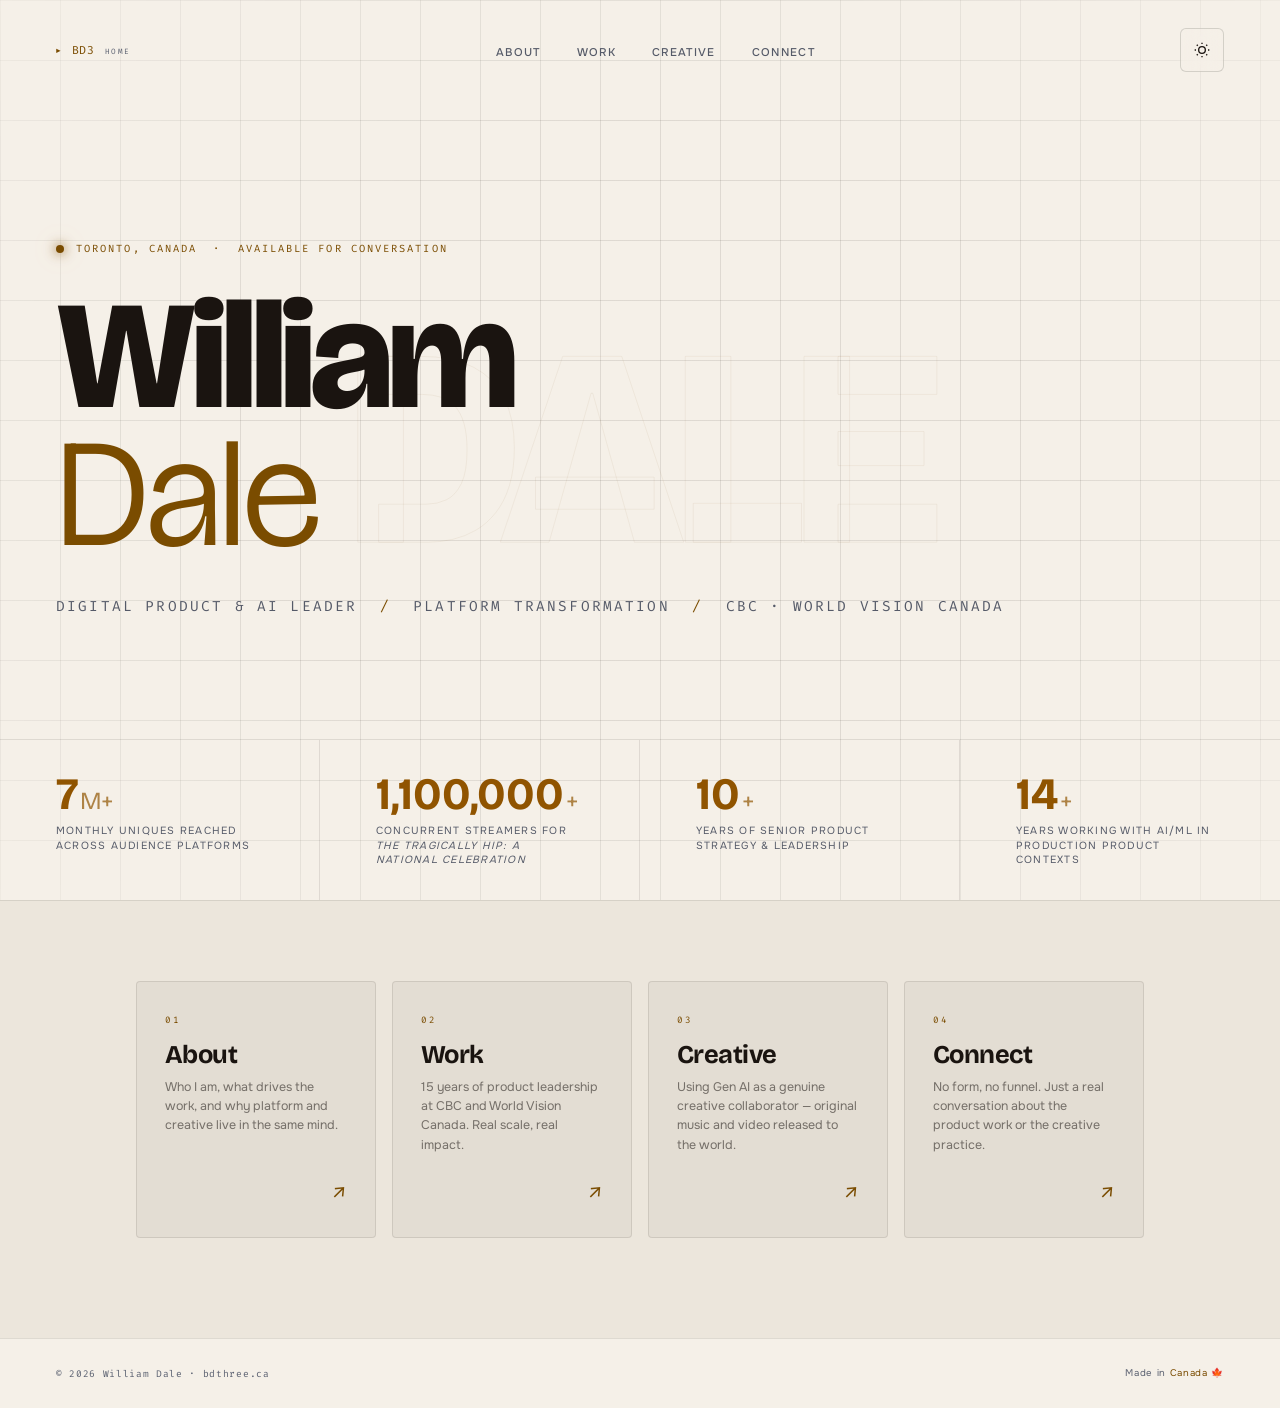
<file: index.html>
<!DOCTYPE html>
<html lang="en">
<head>
  <!-- Google tag (gtag.js) -->
  <script async src="https://www.googletagmanager.com/gtag/js?id=G-SNCECWC2B8"></script>
  <script>
    window.dataLayer = window.dataLayer || [];
    function gtag(){dataLayer.push(arguments);}
    gtag('js', new Date());
    gtag('config', 'G-SNCECWC2B8');
  </script>

  <meta charset="UTF-8"/>
  <meta name="viewport" content="width=device-width, initial-scale=1.0"/>
  <title>William Dale · bdthree.ca</title>
  <meta name="description" content="William Dale — Digital Product & AI Enablement Leader. 15+ years building platforms. bdthree.ca">
  <meta name="robots" content="index,follow,max-image-preview:large"/>
  <meta name="theme-color" content="#03050d"/>

  <link rel="canonical" href="https://bdthree.ca/"/>
  <link rel="icon" href="./favicon.svg" type="image/svg+xml">
  <link rel="icon" href="./favicon.svg" sizes="any">
  <link rel="apple-touch-icon" href="./favicon.svg">

  <meta property="og:type" content="website"/>
  <meta property="og:site_name" content="bdthree.ca"/>
  <meta property="og:title" content="William Dale · Digital Product & AI Enablement Leader"/>
  <meta property="og:description" content="15+ years building platforms at scale across audience and donor ecosystems. Product leadership, platform transformation, and AI enablement."/>
  <meta property="og:url" content="https://bdthree.ca/"/>
  <meta property="og:image" content="https://bdthree.ca/og.jpg"/>
  <meta property="og:image:alt" content="William Dale — bdthree.ca"/>

  <meta name="twitter:card" content="summary_large_image"/>
  <meta name="twitter:title" content="William Dale · Digital Product & AI Enablement Leader"/>
  <meta name="twitter:description" content="15+ years building platforms at scale across audience and donor ecosystems. Product leadership, platform transformation, and AI enablement."/>
  <meta name="twitter:image" content="https://bdthree.ca/og.jpg"/>
  <meta name="twitter:site" content="@BDThree"/>
  <meta name="twitter:creator" content="@BDThree"/>

  <script type="application/ld+json">
    {
      "@context": "https://schema.org",
      "@type": "Person",
      "name": "William Dale",
      "url": "https://bdthree.ca/",
      "jobTitle": "Digital Product & AI Leader",
      "homeLocation": {
        "@type": "Place",
        "name": "Toronto, Ontario, Canada"
      },
      "sameAs": [
        "https://x.com/BDThree",
        "https://linkedin.com/in/williamdaleiii",
        "https://open.spotify.com/artist/2C3OkU57zIoGz4I8gv9fy4",
        "https://music.apple.com/ca/artist/william-j-dale-iii/1866255491",
        "https://music.amazon.ca/artists/B0GDWJ1SL1/william-j-dale-iii?marketplaceId=ART4WZ8MWBX2Y&musicTerritory=CA"
      ]
    }
  </script>
  <link rel="preconnect" href="https://fonts.googleapis.com">
  <link rel="preconnect" href="https://fonts.gstatic.com" crossorigin>
  <link href="https://fonts.googleapis.com/css2?family=Bricolage+Grotesque:opsz,wght@12..96,200..800&family=Onest:wght@300;400;500;600&family=Fira+Code:wght@300;400;500&display=swap" rel="stylesheet">
  <script>(function(){var s=localStorage.getItem('theme');var d=!window.matchMedia||window.matchMedia('(prefers-color-scheme: dark)').matches;document.documentElement.setAttribute('data-theme',s||(d?'dark':'light'));})();</script>
  <link rel="stylesheet" href="styles.css?v=8">
</head>
<body>

  <a class="skip-link" href="#main">Skip to content</a>

  <!-- NAV -->
  <nav id="nav">
    <a href="index.html" class="nav-logo">BD3<span class="nav-logo-home">Home</span></a>
    <ul class="nav-links">
      <li><a href="about.html">About</a></li>
      <li><a href="work.html">Work</a></li>
      <li><a href="creative.html">Creative</a></li>
      <li><a href="connect.html">Connect</a></li>
    </ul>
    <div class="nav-right">
      <button class="theme-toggle" id="themeToggle" type="button" aria-label="Switch to light mode">
        <svg class="theme-icon theme-icon--moon" viewBox="0 0 24 24" width="16" height="16" aria-hidden="true" fill="currentColor"><path d="M21 12.79A9 9 0 1 1 11.21 3 7 7 0 0 0 21 12.79z"/></svg>
        <svg class="theme-icon theme-icon--sun" viewBox="0 0 24 24" width="16" height="16" aria-hidden="true" fill="none" stroke="currentColor" stroke-width="2"><circle cx="12" cy="12" r="5"/><line x1="12" y1="1" x2="12" y2="3"/><line x1="12" y1="21" x2="12" y2="23"/><line x1="4.22" y1="4.22" x2="5.64" y2="5.64"/><line x1="18.36" y1="18.36" x2="19.78" y2="19.78"/><line x1="1" y1="12" x2="3" y2="12"/><line x1="21" y1="12" x2="23" y2="12"/><line x1="4.22" y1="19.78" x2="5.64" y2="18.36"/><line x1="18.36" y1="5.64" x2="19.78" y2="4.22"/></svg>
      </button>
      <button class="nav-toggle" id="navToggle" type="button" aria-label="Open menu" aria-controls="mobileMenu" aria-expanded="false">
        <span class="nav-toggle-lines" aria-hidden="true">
          <span></span><span></span><span></span>
        </span>
      </button>
    </div>
  </nav>

  <!-- MOBILE MENU -->
  <div class="mobile-menu" id="mobileMenu" aria-hidden="true" role="dialog" aria-modal="true" aria-label="Mobile menu">
    <div class="mm-top">
      <div class="mm-title">Menu</div>
      <button class="nav-toggle" id="navToggleClose" type="button" aria-label="Close menu" aria-controls="mobileMenu" aria-expanded="true">
        <span class="nav-toggle-lines" aria-hidden="true">
          <span></span><span></span><span></span>
        </span>
      </button>
    </div>

    <ul class="mm-list">
      <li>
        <a href="about.html" data-close-menu>
          <span class="mm-left"><span class="mm-k">01</span><span class="mm-v">About</span></span>
          <span class="mm-arrow" aria-hidden="true">↘</span>
        </a>
      </li>
      <li>
        <a href="work.html" data-close-menu>
          <span class="mm-left"><span class="mm-k">02</span><span class="mm-v">Work</span></span>
          <span class="mm-arrow" aria-hidden="true">↘</span>
        </a>
      </li>
      <li>
        <a href="creative.html" data-close-menu>
          <span class="mm-left"><span class="mm-k">03</span><span class="mm-v">Creative</span></span>
          <span class="mm-arrow" aria-hidden="true">↘</span>
        </a>
      </li>
      <li>
        <a href="connect.html" data-close-menu>
          <span class="mm-left"><span class="mm-k">04</span><span class="mm-v">Connect</span></span>
          <span class="mm-arrow" aria-hidden="true">↘</span>
        </a>
      </li>
    </ul>

    <div class="mm-bottom">
      <span>Toronto, Canada</span>
      <a href="connect.html" data-close-menu>Available for conversation</a>
    </div>
  </div>

  <main id="main" tabindex="-1">
  <!-- ══ HERO ══ -->
  <section id="hero">
    <div class="hero-grid" aria-hidden="true"></div>
    <div class="hero-scanline" aria-hidden="true"></div>
    <p class="hero-bg-text" aria-hidden="true">DALE</p>

    <div class="hero-content">
      <div class="hero-signal">
        <span class="signal-dot" aria-hidden="true"></span>
        <span class="signal-label">Toronto, Canada &nbsp;·&nbsp; Available for conversation</span>
      </div>
      <h1 class="hero-name">
        William
        <span class="hero-name-line2">Dale</span>
      </h1>
      <p class="hero-role">
        Digital Product &amp; AI Leader &nbsp;<span>/</span>&nbsp; Platform Transformation &nbsp;<span>/</span>&nbsp; CBC · World Vision Canada
      </p>
    </div>

    <div class="hero-stats" aria-label="Career context">
      <div class="hero-stat">
        <div class="stat-number">
          <span class="counter" data-target="7">0</span><span class="stat-suffix">M+</span>
        </div>
        <div class="stat-label">Monthly uniques reached across audience platforms</div>
      </div>
      <div class="hero-stat">
        <div class="stat-number">
          <span class="counter" data-target="1100000">0</span><span class="stat-suffix">+</span>
        </div>
        <div class="stat-label">Concurrent streamers for <em>The Tragically Hip: A National Celebration</em></div>
      </div>
      <div class="hero-stat">
        <div class="stat-number">
          <span class="counter" data-target="10">0</span><span class="stat-suffix">+</span>
        </div>
        <div class="stat-label">Years of senior product strategy &amp; leadership</div>
      </div>
      <div class="hero-stat">
        <div class="stat-number">
          <span class="counter" data-target="14">0</span><span class="stat-suffix">+</span>
        </div>
        <div class="stat-label">Years working with AI/ML in production product contexts</div>
      </div>
    </div>
  </section>

  <!-- ══ PAGE NAVIGATION CARDS ══ -->
  <section class="home-nav" aria-label="Site navigation">
    <div class="container">
      <div class="home-nav-grid">

        <a href="about.html" class="home-nav-card reveal">
          <span class="hnc-num">01</span>
          <span class="hnc-title">About</span>
          <span class="hnc-desc">Who I am, what drives the work, and why platform and creative live in the same mind.</span>
          <span class="hnc-arrow" aria-hidden="true">↗&#xFE0E;</span>
        </a>

        <a href="work.html" class="home-nav-card reveal d1">
          <span class="hnc-num">02</span>
          <span class="hnc-title">Work</span>
          <span class="hnc-desc">15 years of product leadership at CBC and World Vision Canada. Real scale, real impact.</span>
          <span class="hnc-arrow" aria-hidden="true">↗&#xFE0E;</span>
        </a>

        <a href="creative.html" class="home-nav-card reveal d2">
          <span class="hnc-num">03</span>
          <span class="hnc-title">Creative</span>
          <span class="hnc-desc">Using Gen AI as a genuine creative collaborator — original music and video released to the world.</span>
          <span class="hnc-arrow" aria-hidden="true">↗&#xFE0E;</span>
        </a>

        <a href="connect.html" class="home-nav-card reveal d3">
          <span class="hnc-num">04</span>
          <span class="hnc-title">Connect</span>
          <span class="hnc-desc">No form, no funnel. Just a real conversation about the product work or the creative practice.</span>
          <span class="hnc-arrow" aria-hidden="true">↗&#xFE0E;</span>
        </a>

      </div>
    </div>
  </section>

  </main>

  <footer>
    <p class="footer-left">© 2026 William Dale · <span>bdthree.ca</span></p>
    <p class="footer-right">Made in <span>Canada 🍁</span></p>
  </footer>

  <script src="main.js?v=2"></script>
</body>
</html>
</file>
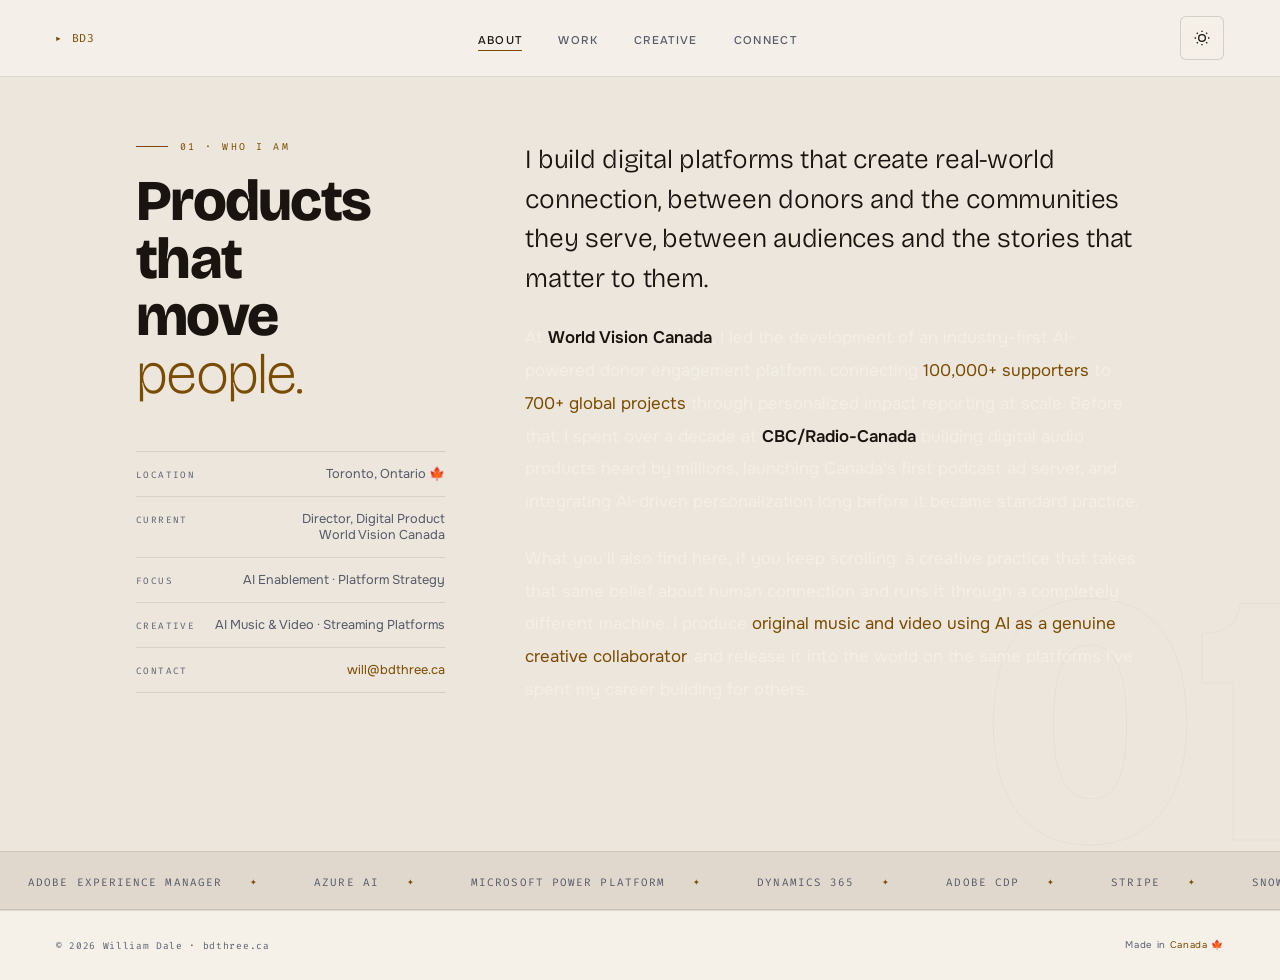
<file: about.html>
<!DOCTYPE html>
<html lang="en">
<head>
  <!-- Google tag (gtag.js) -->
  <script async src="https://www.googletagmanager.com/gtag/js?id=G-SNCECWC2B8"></script>
  <script>
    window.dataLayer = window.dataLayer || [];
    function gtag(){dataLayer.push(arguments);}
    gtag('js', new Date());
    gtag('config', 'G-SNCECWC2B8');
  </script>

  <meta charset="UTF-8"/>
  <meta name="viewport" content="width=device-width, initial-scale=1.0"/>
  <title>About · William Dale · bdthree.ca</title>
  <meta name="description" content="About William Dale — Digital Product & AI Enablement Leader. 15+ years building platforms at scale.">
  <meta name="robots" content="index,follow,max-image-preview:large"/>
  <meta name="theme-color" content="#03050d"/>

  <link rel="canonical" href="https://bdthree.ca/about.html"/>
  <link rel="icon" href="./favicon.svg" type="image/svg+xml">
  <link rel="icon" href="./favicon.svg" sizes="any">
  <link rel="apple-touch-icon" href="./favicon.svg">

  <meta property="og:type" content="website"/>
  <meta property="og:site_name" content="bdthree.ca"/>
  <meta property="og:title" content="About · William Dale"/>
  <meta property="og:description" content="Digital Product & AI Enablement Leader. 15+ years building platforms at scale."/>
  <meta property="og:url" content="https://bdthree.ca/about.html"/>
  <meta property="og:image" content="https://bdthree.ca/og.jpg"/>
  <meta property="og:image:alt" content="William Dale — bdthree.ca"/>

  <meta name="twitter:card" content="summary_large_image"/>
  <meta name="twitter:title" content="About · William Dale"/>
  <meta name="twitter:description" content="Digital Product & AI Enablement Leader. 15+ years building platforms at scale."/>
  <meta name="twitter:image" content="https://bdthree.ca/og.jpg"/>
  <meta name="twitter:site" content="@BDThree"/>
  <meta name="twitter:creator" content="@BDThree"/>

  <link rel="preconnect" href="https://fonts.googleapis.com">
  <link rel="preconnect" href="https://fonts.gstatic.com" crossorigin>
  <link href="https://fonts.googleapis.com/css2?family=Bricolage+Grotesque:opsz,wght@12..96,200..800&family=Onest:wght@300;400;500;600&family=Fira+Code:wght@300;400;500&display=swap" rel="stylesheet">
  <script>(function(){var s=localStorage.getItem('theme');var d=!window.matchMedia||window.matchMedia('(prefers-color-scheme: dark)').matches;document.documentElement.setAttribute('data-theme',s||(d?'dark':'light'));})();</script>
  <link rel="stylesheet" href="styles.css?v=8">
</head>
<body>

  <a class="skip-link" href="#main">Skip to content</a>

  <!-- NAV -->
  <nav id="nav">
    <a href="index.html" class="nav-logo">BD3</a>
    <ul class="nav-links">
      <li><a href="about.html" aria-current="page">About</a></li>
      <li><a href="work.html">Work</a></li>
      <li><a href="creative.html">Creative</a></li>
      <li><a href="connect.html">Connect</a></li>
    </ul>
    <div class="nav-right">
      <button class="theme-toggle" id="themeToggle" type="button" aria-label="Switch to light mode">
        <svg class="theme-icon theme-icon--moon" viewBox="0 0 24 24" width="16" height="16" aria-hidden="true" fill="currentColor"><path d="M21 12.79A9 9 0 1 1 11.21 3 7 7 0 0 0 21 12.79z"/></svg>
        <svg class="theme-icon theme-icon--sun" viewBox="0 0 24 24" width="16" height="16" aria-hidden="true" fill="none" stroke="currentColor" stroke-width="2"><circle cx="12" cy="12" r="5"/><line x1="12" y1="1" x2="12" y2="3"/><line x1="12" y1="21" x2="12" y2="23"/><line x1="4.22" y1="4.22" x2="5.64" y2="5.64"/><line x1="18.36" y1="18.36" x2="19.78" y2="19.78"/><line x1="1" y1="12" x2="3" y2="12"/><line x1="21" y1="12" x2="23" y2="12"/><line x1="4.22" y1="19.78" x2="5.64" y2="18.36"/><line x1="18.36" y1="5.64" x2="19.78" y2="4.22"/></svg>
      </button>
      <button class="nav-toggle" id="navToggle" type="button" aria-label="Open menu" aria-controls="mobileMenu" aria-expanded="false">
        <span class="nav-toggle-lines" aria-hidden="true">
          <span></span><span></span><span></span>
        </span>
      </button>
    </div>
  </nav>

  <!-- MOBILE MENU -->
  <div class="mobile-menu" id="mobileMenu" aria-hidden="true" role="dialog" aria-modal="true" aria-label="Mobile menu">
    <div class="mm-top">
      <div class="mm-title">Menu</div>
      <button class="nav-toggle" id="navToggleClose" type="button" aria-label="Close menu" aria-controls="mobileMenu" aria-expanded="true">
        <span class="nav-toggle-lines" aria-hidden="true">
          <span></span><span></span><span></span>
        </span>
      </button>
    </div>

    <ul class="mm-list">
      <li>
        <a href="about.html" data-close-menu aria-current="page">
          <span class="mm-left"><span class="mm-k">01</span><span class="mm-v">About</span></span>
          <span class="mm-arrow" aria-hidden="true">↘</span>
        </a>
      </li>
      <li>
        <a href="work.html" data-close-menu>
          <span class="mm-left"><span class="mm-k">02</span><span class="mm-v">Work</span></span>
          <span class="mm-arrow" aria-hidden="true">↘</span>
        </a>
      </li>
      <li>
        <a href="creative.html" data-close-menu>
          <span class="mm-left"><span class="mm-k">03</span><span class="mm-v">Creative</span></span>
          <span class="mm-arrow" aria-hidden="true">↘</span>
        </a>
      </li>
      <li>
        <a href="connect.html" data-close-menu>
          <span class="mm-left"><span class="mm-k">04</span><span class="mm-v">Connect</span></span>
          <span class="mm-arrow" aria-hidden="true">↘</span>
        </a>
      </li>
    </ul>

    <div class="mm-bottom">
      <span>Toronto, Canada</span>
      <a href="connect.html" data-close-menu>Available for conversation</a>
    </div>
  </div>

  <main id="main" tabindex="-1">

  <!-- ══ ABOUT ══ -->
  <section id="about">
    <span class="bg-num" aria-hidden="true">01</span>
    <div class="container">
      <div class="about-layout">
        <div class="reveal">
          <p class="section-kicker">01 · Who I Am</p>
          <h2 class="about-headline">
            Products that<br>
            move <em>people.</em>
          </h2>
          <div class="about-meta-list">
            <div class="about-meta-row">
              <span class="amr-key">Location</span>
              <span class="amr-val">Toronto, Ontario 🍁</span>
            </div>
            <div class="about-meta-row">
              <span class="amr-key">Current</span>
              <span class="amr-val">Director, Digital Product<br>World Vision Canada</span>
            </div>
            <div class="about-meta-row">
              <span class="amr-key">Focus</span>
              <span class="amr-val">AI Enablement · Platform Strategy</span>
            </div>
            <div class="about-meta-row">
              <span class="amr-key">Creative</span>
              <span class="amr-val">AI Music & Video · Streaming Platforms</span>
            </div>
            <div class="about-meta-row">
              <span class="amr-key">Contact</span>
              <span class="amr-val"><a href="mailto:will@bdthree.ca">will@bdthree.ca</a></span>
            </div>
          </div>
        </div>

        <div class="about-body reveal d2">
          <p>
            I build digital platforms that create real-world connection, between donors and the communities they serve, between audiences and the stories that matter to them.
          </p>
          <p>
            At <strong>World Vision Canada</strong>, I led the development of an industry-first AI-powered donor engagement platform, connecting <em>100,000+ supporters</em> to <em>700+ global projects</em> through personalized impact reporting at scale. Before that, I spent over a decade at <strong>CBC/Radio-Canada</strong> building digital audio products heard by millions, launching Canada's first podcast ad server, and integrating AI-driven personalization long before it became standard practice.
          </p>
          <p>
            What you'll also find here, if you keep scrolling: a creative practice that takes that same belief about human connection and runs it through a completely different machine. I produce <em>original music and video using AI as a genuine creative collaborator</em>, and release it into the world on the same platforms I've spent my career building for others.
          </p>
        </div>
      </div>
    </div>
  </section>

  <!-- ══ TICKER ══ -->
  <div class="ticker-strip" aria-label="Skills and tools">
    <div class="ticker-inner" aria-hidden="true">
      <!-- first copy -->
      <span class="ticker-item">Adobe Experience Manager</span>
      <span class="ticker-item">Azure AI</span>
      <span class="ticker-item">Microsoft Power Platform</span>
      <span class="ticker-item">Dynamics 365</span>
      <span class="ticker-item">Adobe CDP</span>
      <span class="ticker-item">Stripe</span>
      <span class="ticker-item">Snowflake</span>
      <span class="ticker-item">Product Strategy</span>
      <span class="ticker-item">AI Enablement</span>
      <span class="ticker-item">E-Commerce Migration</span>
      <span class="ticker-item">OKR Frameworks</span>
      <span class="ticker-item">Adobe Analytics</span>
      <span class="ticker-item">Python</span>
      <span class="ticker-item">Claude · Claude Code</span>
      <span class="ticker-item">Power BI</span>
      <span class="ticker-item">CSPO · PMP · SAFe</span>
      <!-- duplicate for seamless loop -->
      <span class="ticker-item">Adobe Experience Manager</span>
      <span class="ticker-item">Azure AI</span>
      <span class="ticker-item">Microsoft Power Platform</span>
      <span class="ticker-item">Dynamics 365</span>
      <span class="ticker-item">Adobe CDP</span>
      <span class="ticker-item">Stripe</span>
      <span class="ticker-item">Snowflake</span>
      <span class="ticker-item">Product Strategy</span>
      <span class="ticker-item">AI Enablement</span>
      <span class="ticker-item">E-Commerce Migration</span>
      <span class="ticker-item">OKR Frameworks</span>
      <span class="ticker-item">Adobe Analytics</span>
      <span class="ticker-item">Python</span>
      <span class="ticker-item">Claude · Claude Code</span>
      <span class="ticker-item">Power BI</span>
      <span class="ticker-item">CSPO · PMP · SAFe</span>
    </div>
  </div>

  </main>

  <footer>
    <p class="footer-left">© 2026 William Dale · <span>bdthree.ca</span></p>
    <p class="footer-right">Made in <span>Canada 🍁</span></p>
  </footer>

  <script src="main.js?v=2"></script>
</body>
</html>
</file>
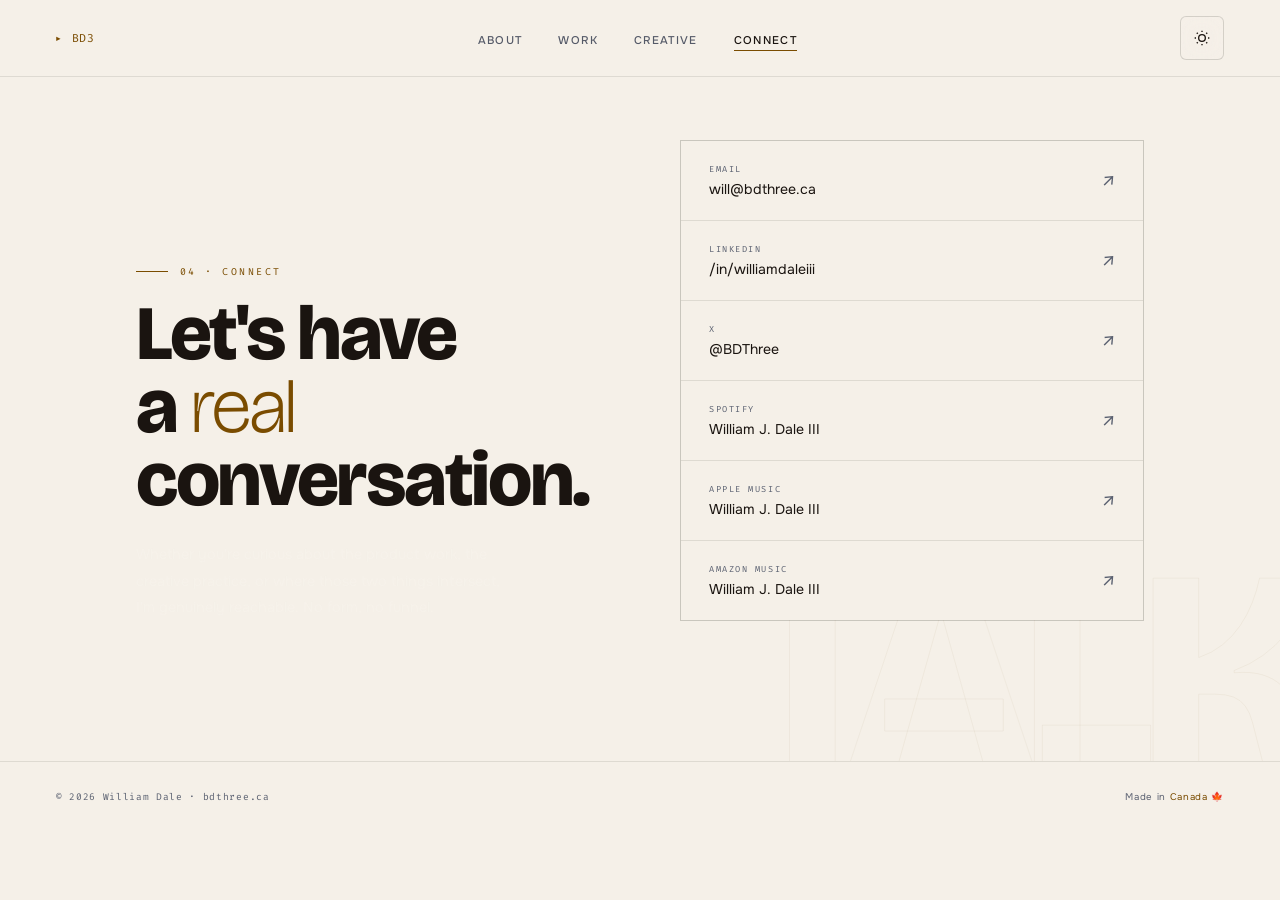
<file: connect.html>
<!DOCTYPE html>
<html lang="en">
<head>
  <!-- Google tag (gtag.js) -->
  <script async src="https://www.googletagmanager.com/gtag/js?id=G-SNCECWC2B8"></script>
  <script>
    window.dataLayer = window.dataLayer || [];
    function gtag(){dataLayer.push(arguments);}
    gtag('js', new Date());
    gtag('config', 'G-SNCECWC2B8');
  </script>

  <meta charset="UTF-8"/>
  <meta name="viewport" content="width=device-width, initial-scale=1.0"/>
  <title>Connect · William Dale · bdthree.ca</title>
  <meta name="description" content="Get in touch with William Dale. Email, LinkedIn, X, and music platforms.">
  <meta name="robots" content="index,follow,max-image-preview:large"/>
  <meta name="theme-color" content="#03050d"/>

  <link rel="canonical" href="https://bdthree.ca/connect.html"/>
  <link rel="icon" href="./favicon.svg" type="image/svg+xml">
  <link rel="icon" href="./favicon.svg" sizes="any">
  <link rel="apple-touch-icon" href="./favicon.svg">

  <meta property="og:type" content="website"/>
  <meta property="og:site_name" content="bdthree.ca"/>
  <meta property="og:title" content="Connect · William Dale"/>
  <meta property="og:description" content="Get in touch with William Dale. Email, LinkedIn, X, and music platforms."/>
  <meta property="og:url" content="https://bdthree.ca/connect.html"/>
  <meta property="og:image" content="https://bdthree.ca/og.jpg"/>
  <meta property="og:image:alt" content="William Dale — bdthree.ca"/>

  <meta name="twitter:card" content="summary_large_image"/>
  <meta name="twitter:title" content="Connect · William Dale"/>
  <meta name="twitter:description" content="Get in touch with William Dale. Email, LinkedIn, X, and music platforms."/>
  <meta name="twitter:image" content="https://bdthree.ca/og.jpg"/>
  <meta name="twitter:site" content="@BDThree"/>
  <meta name="twitter:creator" content="@BDThree"/>

  <link rel="preconnect" href="https://fonts.googleapis.com">
  <link rel="preconnect" href="https://fonts.gstatic.com" crossorigin>
  <link href="https://fonts.googleapis.com/css2?family=Bricolage+Grotesque:opsz,wght@12..96,200..800&family=Onest:wght@300;400;500;600&family=Fira+Code:wght@300;400;500&display=swap" rel="stylesheet">
  <script>(function(){var s=localStorage.getItem('theme');var d=!window.matchMedia||window.matchMedia('(prefers-color-scheme: dark)').matches;document.documentElement.setAttribute('data-theme',s||(d?'dark':'light'));})();</script>
  <link rel="stylesheet" href="styles.css?v=8">
</head>
<body>

  <a class="skip-link" href="#main">Skip to content</a>

  <!-- NAV -->
  <nav id="nav">
    <a href="index.html" class="nav-logo">BD3</a>
    <ul class="nav-links">
      <li><a href="about.html">About</a></li>
      <li><a href="work.html">Work</a></li>
      <li><a href="creative.html">Creative</a></li>
      <li><a href="connect.html" aria-current="page">Connect</a></li>
    </ul>
    <div class="nav-right">
      <button class="theme-toggle" id="themeToggle" type="button" aria-label="Switch to light mode">
        <svg class="theme-icon theme-icon--moon" viewBox="0 0 24 24" width="16" height="16" aria-hidden="true" fill="currentColor"><path d="M21 12.79A9 9 0 1 1 11.21 3 7 7 0 0 0 21 12.79z"/></svg>
        <svg class="theme-icon theme-icon--sun" viewBox="0 0 24 24" width="16" height="16" aria-hidden="true" fill="none" stroke="currentColor" stroke-width="2"><circle cx="12" cy="12" r="5"/><line x1="12" y1="1" x2="12" y2="3"/><line x1="12" y1="21" x2="12" y2="23"/><line x1="4.22" y1="4.22" x2="5.64" y2="5.64"/><line x1="18.36" y1="18.36" x2="19.78" y2="19.78"/><line x1="1" y1="12" x2="3" y2="12"/><line x1="21" y1="12" x2="23" y2="12"/><line x1="4.22" y1="19.78" x2="5.64" y2="18.36"/><line x1="18.36" y1="5.64" x2="19.78" y2="4.22"/></svg>
      </button>
      <button class="nav-toggle" id="navToggle" type="button" aria-label="Open menu" aria-controls="mobileMenu" aria-expanded="false">
        <span class="nav-toggle-lines" aria-hidden="true">
          <span></span><span></span><span></span>
        </span>
      </button>
    </div>
  </nav>

  <!-- MOBILE MENU -->
  <div class="mobile-menu" id="mobileMenu" aria-hidden="true" role="dialog" aria-modal="true" aria-label="Mobile menu">
    <div class="mm-top">
      <div class="mm-title">Menu</div>
      <button class="nav-toggle" id="navToggleClose" type="button" aria-label="Close menu" aria-controls="mobileMenu" aria-expanded="true">
        <span class="nav-toggle-lines" aria-hidden="true">
          <span></span><span></span><span></span>
        </span>
      </button>
    </div>

    <ul class="mm-list">
      <li>
        <a href="about.html" data-close-menu>
          <span class="mm-left"><span class="mm-k">01</span><span class="mm-v">About</span></span>
          <span class="mm-arrow" aria-hidden="true">↘</span>
        </a>
      </li>
      <li>
        <a href="work.html" data-close-menu>
          <span class="mm-left"><span class="mm-k">02</span><span class="mm-v">Work</span></span>
          <span class="mm-arrow" aria-hidden="true">↘</span>
        </a>
      </li>
      <li>
        <a href="creative.html" data-close-menu>
          <span class="mm-left"><span class="mm-k">03</span><span class="mm-v">Creative</span></span>
          <span class="mm-arrow" aria-hidden="true">↘</span>
        </a>
      </li>
      <li>
        <a href="connect.html" data-close-menu aria-current="page">
          <span class="mm-left"><span class="mm-k">04</span><span class="mm-v">Connect</span></span>
          <span class="mm-arrow" aria-hidden="true">↘</span>
        </a>
      </li>
    </ul>

    <div class="mm-bottom">
      <span>Toronto, Canada</span>
      <a href="connect.html" data-close-menu>Available for conversation</a>
    </div>
  </div>

  <main id="main" tabindex="-1">

  <!-- ══ CONTACT ══ -->
  <section id="contact">
    <p class="contact-bg-text" aria-hidden="true">TALK</p>
    <div class="container">
      <div class="contact-layout">
        <div class="reveal">
          <p class="section-kicker">04 · Connect</p>
          <h2 class="contact-headline">
            Let's have<br>a <em>real</em><br>conversation.
          </h2>
          <p class="contact-sub">
            Whether you're curious about the product work, the creative practice, or where those two things intersect, I'm genuinely reachable. No form, no funnel.
          </p>
        </div>

        <div class="contact-links reveal d2">
          <a class="contact-link" href="mailto:will@bdthree.ca">
            <div class="cl-left">
              <p class="cl-key">Email</p>
              <p class="cl-val">will@bdthree.ca</p>
            </div>
            <span class="cl-arrow" aria-hidden="true">↗&#xFE0E;</span>
          </a>
          <a class="contact-link" href="https://linkedin.com/in/williamdaleiii" target="_blank" rel="noopener noreferrer">
            <div class="cl-left">
              <p class="cl-key">LinkedIn</p>
              <p class="cl-val">/in/williamdaleiii</p>
            </div>
            <span class="cl-arrow" aria-hidden="true">↗&#xFE0E;</span>
          </a>
          <a class="contact-link" href="https://x.com/BDThree" target="_blank" rel="noopener noreferrer">
            <div class="cl-left">
              <p class="cl-key">X</p>
              <p class="cl-val">@BDThree</p>
            </div>
            <span class="cl-arrow" aria-hidden="true">↗&#xFE0E;</span>
          </a>
          <a class="contact-link" href="https://open.spotify.com/artist/2C3OkU57zIoGz4I8gv9fy4" target="_blank" rel="noopener noreferrer">
            <div class="cl-left">
              <p class="cl-key">Spotify</p>
              <p class="cl-val">William J. Dale III</p>
            </div>
            <span class="cl-arrow" aria-hidden="true">↗&#xFE0E;</span>
          </a>
          <a class="contact-link" href="https://music.apple.com/ca/artist/william-j-dale-iii/1866255491" target="_blank" rel="noopener noreferrer">
            <div class="cl-left">
              <p class="cl-key">Apple Music</p>
              <p class="cl-val">William J. Dale III</p>
            </div>
            <span class="cl-arrow" aria-hidden="true">↗&#xFE0E;</span>
          </a>
          <a class="contact-link" href="https://music.amazon.ca/artists/B0GDWJ1SL1/william-j-dale-iii?marketplaceId=ART4WZ8MWBX2Y&musicTerritory=CA&ref=dm_sh_i31CeVdCVAXCENqQ1jkcPxRDF" target="_blank" rel="noopener noreferrer">
            <div class="cl-left">
              <p class="cl-key">Amazon Music</p>
              <p class="cl-val">William J. Dale III</p>
            </div>
            <span class="cl-arrow" aria-hidden="true">↗&#xFE0E;</span>
          </a>
        </div>
      </div>
    </div>
  </section>

  </main>

  <footer>
    <p class="footer-left">© 2026 William Dale · <span>bdthree.ca</span></p>
    <p class="footer-right">Made in <span>Canada 🍁</span></p>
  </footer>

  <script src="main.js?v=2"></script>
</body>
</html>
</file>
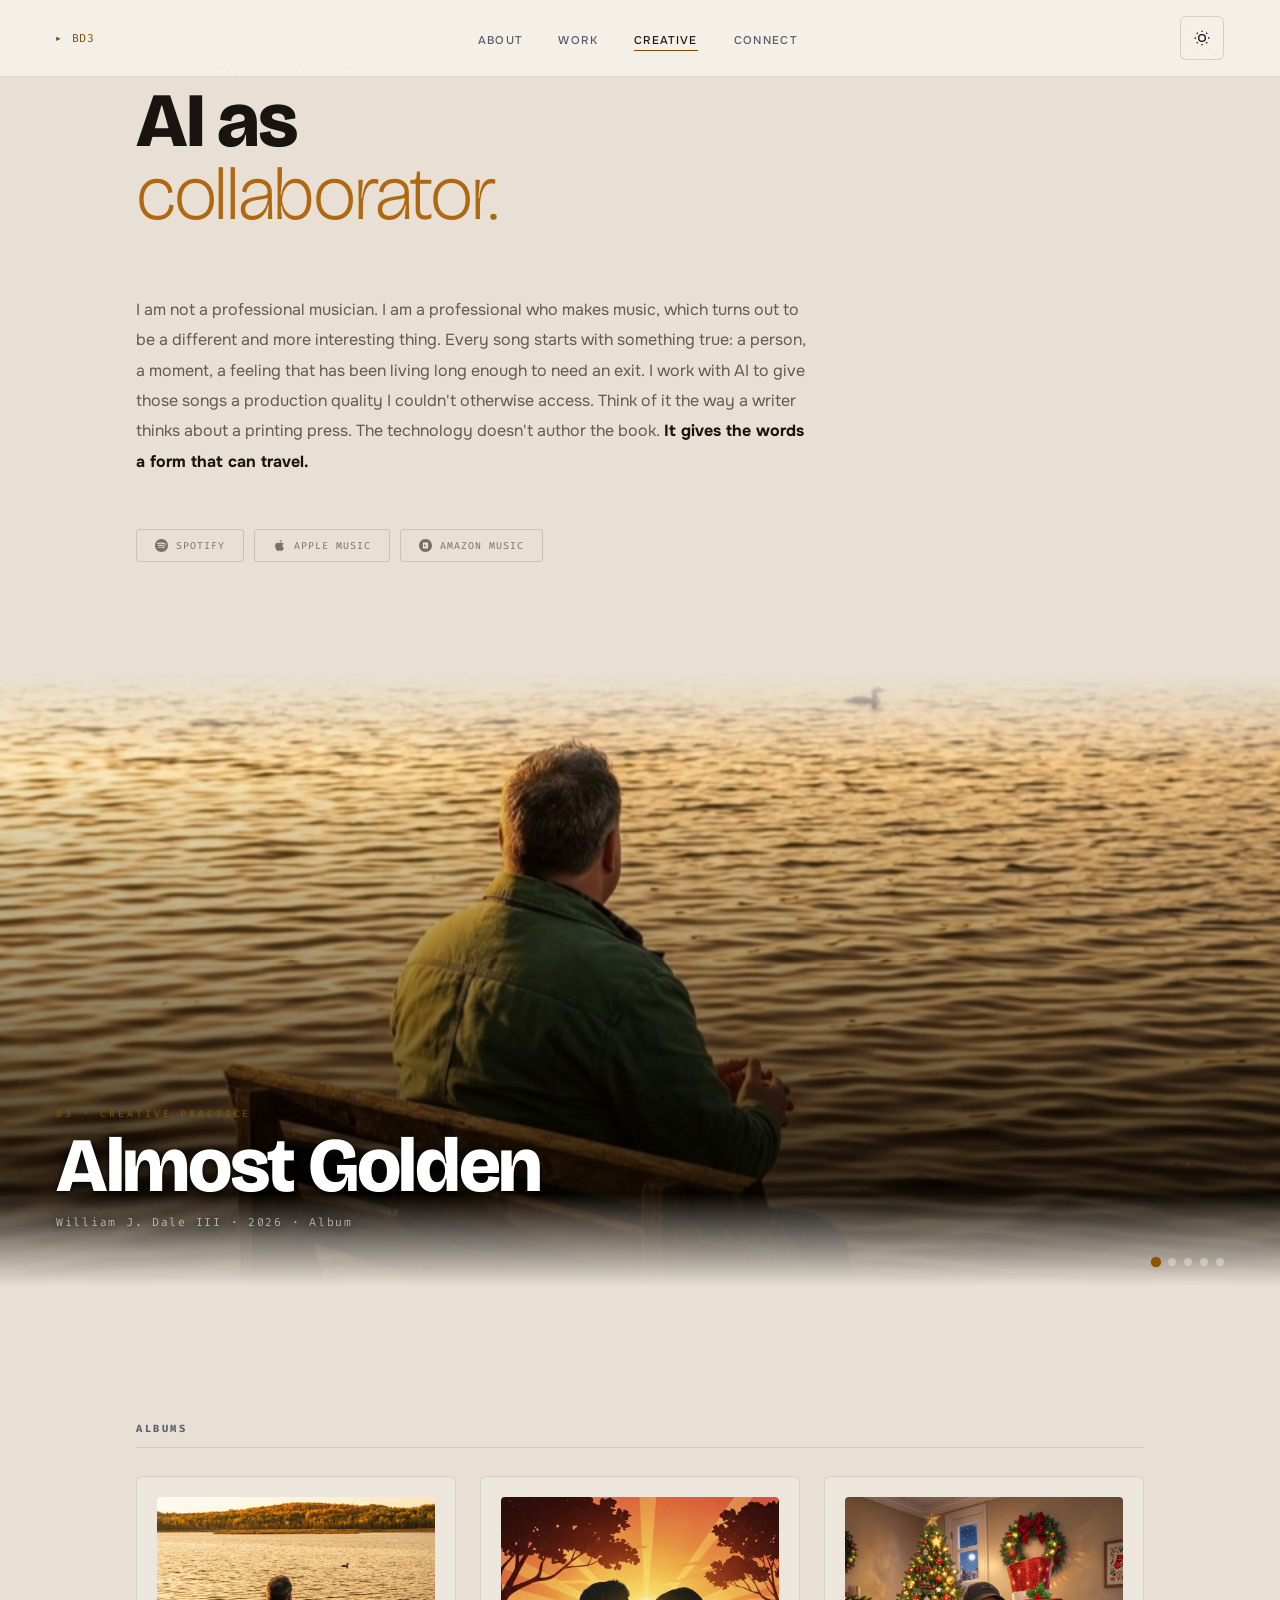
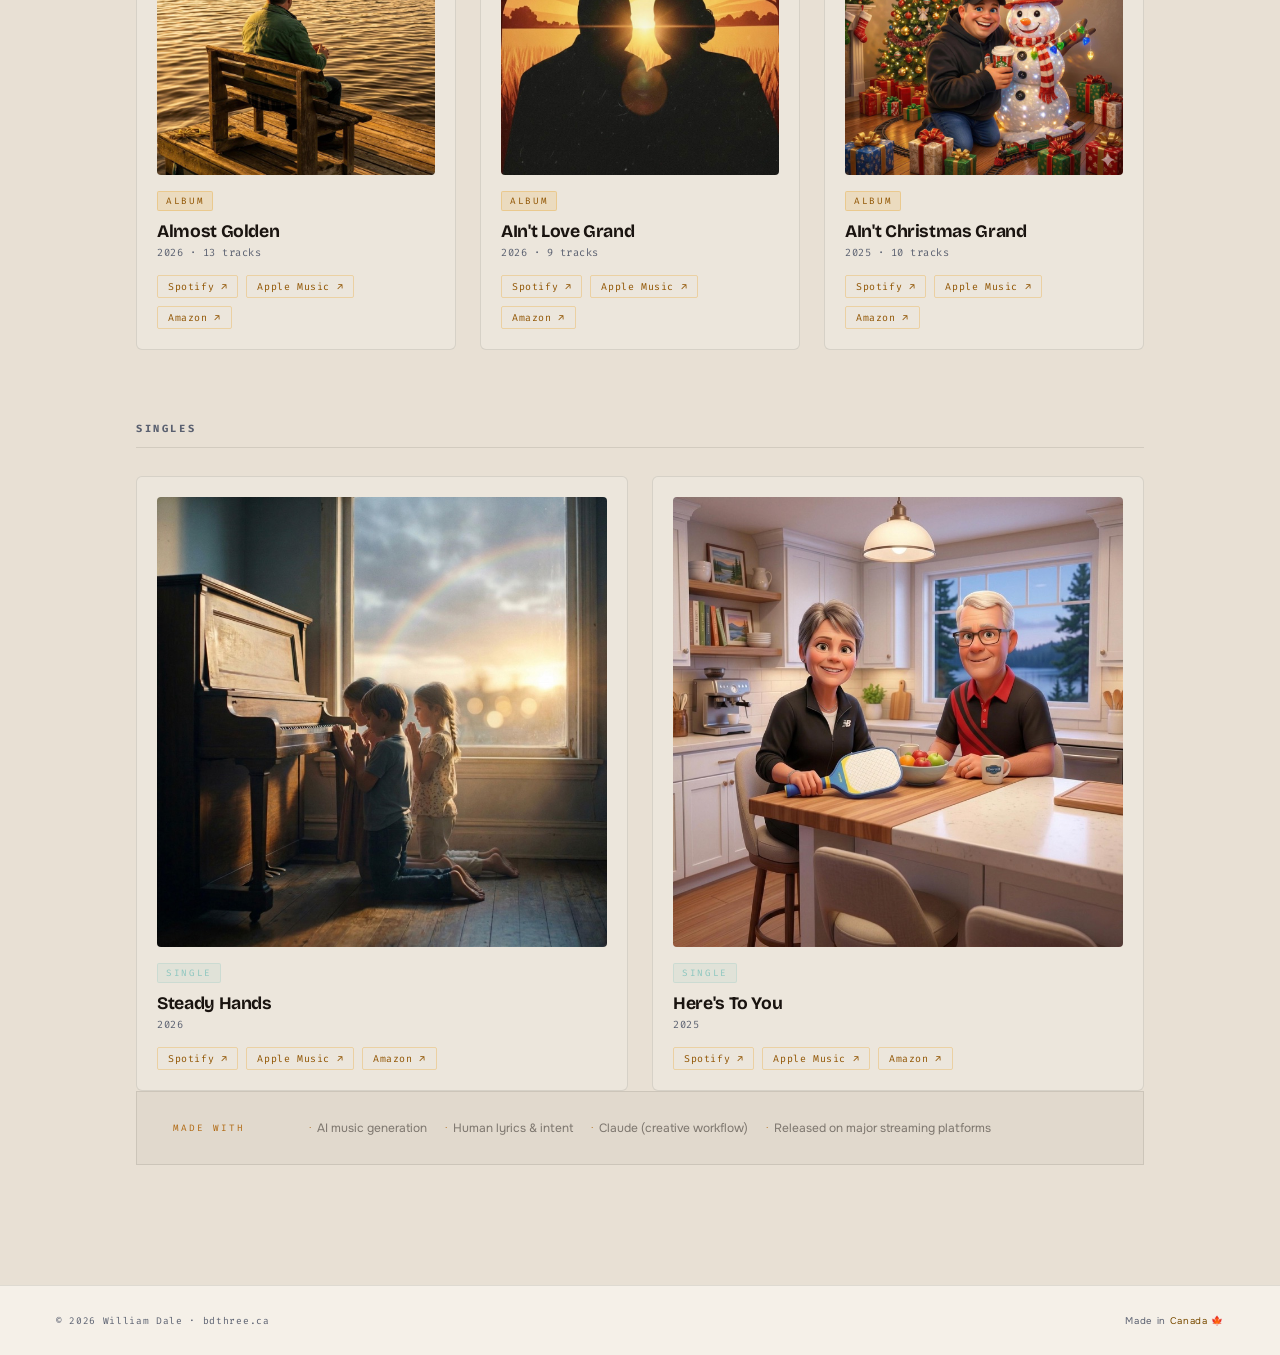
<file: creative.html>
<!DOCTYPE html>
<html lang="en">
<head>
  <!-- Google tag (gtag.js) -->
  <script async src="https://www.googletagmanager.com/gtag/js?id=G-SNCECWC2B8"></script>
  <script>
    window.dataLayer = window.dataLayer || [];
    function gtag(){dataLayer.push(arguments);}
    gtag('js', new Date());
    gtag('config', 'G-SNCECWC2B8');
  </script>

  <meta charset="UTF-8"/>
  <meta name="viewport" content="width=device-width, initial-scale=1.0"/>
  <title>Creative · William Dale · bdthree.ca</title>
  <meta name="description" content="AI as creative collaborator. Original music and video by William J. Dale III.">
  <meta name="robots" content="index,follow,max-image-preview:large"/>
  <meta name="theme-color" content="#03050d"/>

  <link rel="canonical" href="https://bdthree.ca/creative.html"/>
  <link rel="icon" href="./favicon.svg" type="image/svg+xml">
  <link rel="icon" href="./favicon.svg" sizes="any">
  <link rel="apple-touch-icon" href="./favicon.svg">

  <meta property="og:type" content="website"/>
  <meta property="og:site_name" content="bdthree.ca"/>
  <meta property="og:title" content="Creative · William Dale"/>
  <meta property="og:description" content="AI as creative collaborator. Original music and video by William J. Dale III."/>
  <meta property="og:url" content="https://bdthree.ca/creative.html"/>
  <meta property="og:image" content="https://bdthree.ca/og.jpg"/>
  <meta property="og:image:alt" content="William Dale — bdthree.ca"/>

  <meta name="twitter:card" content="summary_large_image"/>
  <meta name="twitter:title" content="Creative · William Dale"/>
  <meta name="twitter:description" content="AI as creative collaborator. Original music and video by William J. Dale III."/>
  <meta name="twitter:image" content="https://bdthree.ca/og.jpg"/>
  <meta name="twitter:site" content="@BDThree"/>
  <meta name="twitter:creator" content="@BDThree"/>

  <link rel="preconnect" href="https://fonts.googleapis.com">
  <link rel="preconnect" href="https://fonts.gstatic.com" crossorigin>
  <link href="https://fonts.googleapis.com/css2?family=Bricolage+Grotesque:opsz,wght@12..96,200..800&family=Onest:wght@300;400;500;600&family=Fira+Code:wght@300;400;500&display=swap" rel="stylesheet">
  <script>(function(){var s=localStorage.getItem('theme');var d=!window.matchMedia||window.matchMedia('(prefers-color-scheme: dark)').matches;document.documentElement.setAttribute('data-theme',s||(d?'dark':'light'));})();</script>
  <link rel="stylesheet" href="styles.css?v=8">
</head>
<body>

  <a class="skip-link" href="#main">Skip to content</a>

  <!-- NAV -->
  <nav id="nav">
    <a href="index.html" class="nav-logo">BD3</a>
    <ul class="nav-links">
      <li><a href="about.html">About</a></li>
      <li><a href="work.html">Work</a></li>
      <li><a href="creative.html" aria-current="page">Creative</a></li>
      <li><a href="connect.html">Connect</a></li>
    </ul>
    <div class="nav-right">
      <button class="theme-toggle" id="themeToggle" type="button" aria-label="Switch to light mode">
        <svg class="theme-icon theme-icon--moon" viewBox="0 0 24 24" width="16" height="16" aria-hidden="true" fill="currentColor"><path d="M21 12.79A9 9 0 1 1 11.21 3 7 7 0 0 0 21 12.79z"/></svg>
        <svg class="theme-icon theme-icon--sun" viewBox="0 0 24 24" width="16" height="16" aria-hidden="true" fill="none" stroke="currentColor" stroke-width="2"><circle cx="12" cy="12" r="5"/><line x1="12" y1="1" x2="12" y2="3"/><line x1="12" y1="21" x2="12" y2="23"/><line x1="4.22" y1="4.22" x2="5.64" y2="5.64"/><line x1="18.36" y1="18.36" x2="19.78" y2="19.78"/><line x1="1" y1="12" x2="3" y2="12"/><line x1="21" y1="12" x2="23" y2="12"/><line x1="4.22" y1="19.78" x2="5.64" y2="18.36"/><line x1="18.36" y1="5.64" x2="19.78" y2="4.22"/></svg>
      </button>
      <button class="nav-toggle" id="navToggle" type="button" aria-label="Open menu" aria-controls="mobileMenu" aria-expanded="false">
        <span class="nav-toggle-lines" aria-hidden="true">
          <span></span><span></span><span></span>
        </span>
      </button>
    </div>
  </nav>

  <!-- MOBILE MENU -->
  <div class="mobile-menu" id="mobileMenu" aria-hidden="true" role="dialog" aria-modal="true" aria-label="Mobile menu">
    <div class="mm-top">
      <div class="mm-title">Menu</div>
      <button class="nav-toggle" id="navToggleClose" type="button" aria-label="Close menu" aria-controls="mobileMenu" aria-expanded="true">
        <span class="nav-toggle-lines" aria-hidden="true">
          <span></span><span></span><span></span>
        </span>
      </button>
    </div>

    <ul class="mm-list">
      <li>
        <a href="about.html" data-close-menu>
          <span class="mm-left"><span class="mm-k">01</span><span class="mm-v">About</span></span>
          <span class="mm-arrow" aria-hidden="true">&#x2198;</span>
        </a>
      </li>
      <li>
        <a href="work.html" data-close-menu>
          <span class="mm-left"><span class="mm-k">02</span><span class="mm-v">Work</span></span>
          <span class="mm-arrow" aria-hidden="true">&#x2198;</span>
        </a>
      </li>
      <li>
        <a href="creative.html" data-close-menu aria-current="page">
          <span class="mm-left"><span class="mm-k">03</span><span class="mm-v">Creative</span></span>
          <span class="mm-arrow" aria-hidden="true">&#x2198;</span>
        </a>
      </li>
      <li>
        <a href="connect.html" data-close-menu>
          <span class="mm-left"><span class="mm-k">04</span><span class="mm-v">Connect</span></span>
          <span class="mm-arrow" aria-hidden="true">&#x2198;</span>
        </a>
      </li>
    </ul>

    <div class="mm-bottom">
      <span>Toronto, Canada</span>
      <a href="connect.html" data-close-menu>Available for conversation</a>
    </div>
  </div>

  <main id="main" tabindex="-1">
  <section id="creative">

    <!-- INTRO — nav clearance + headline + text -->
    <div class="container cr-intro-wrap">

      <div class="cr-header reveal">
        <div>
          <p class="cr-kicker">03 · Creative Practice</p>
          <h2 class="cr-headline">
            AI as<br><em>collaborator.</em>
          </h2>
        </div>
      </div>

      <p class="cr-intro-text reveal d1">
        I am not a professional musician. I am a professional who makes music, which turns out to be a different and more interesting thing. Every song starts with something true: a person, a moment, a feeling that has been living long enough to need an exit. I work with AI to give those songs a production quality I couldn't otherwise access. Think of it the way a writer thinks about a printing press. The technology doesn't author the book. <strong>It gives the words a form that can travel.</strong>
      </p>

      <div class="platforms reveal d2">
        <a class="platform-badge" href="https://open.spotify.com/artist/2C3OkU57zIoGz4I8gv9fy4" target="_blank" rel="noopener noreferrer">
          <svg viewBox="0 0 24 24" aria-hidden="true"><path d="M12 0C5.4 0 0 5.4 0 12s5.4 12 12 12 12-5.4 12-12S18.66 0 12 0zm5.521 17.34c-.24.359-.66.48-1.021.24-2.82-1.74-6.36-2.101-10.561-1.141-.418.122-.779-.179-.899-.539-.12-.421.18-.78.54-.9 4.56-1.021 8.52-.6 11.64 1.32.42.18.479.659.301 1.02zm1.44-3.3c-.301.42-.841.6-1.262.3-3.239-1.98-8.159-2.58-11.939-1.38-.479.12-1.02-.12-1.14-.6-.12-.48.12-1.021.6-1.141C9.6 9.9 15 10.561 18.72 12.84c.361.181.54.78.241 1.2zm.12-3.36C15.24 8.4 8.82 8.16 5.16 9.301c-.6.179-1.2-.181-1.38-.721-.18-.601.18-1.2.72-1.381 4.26-1.26 11.28-1.02 15.721 1.621.539.3.719 1.02.419 1.56-.299.421-1.02.599-1.559.3z"/></svg>
          Spotify
        </a>
        <a class="platform-badge" href="https://music.apple.com/ca/artist/william-j-dale-iii/1866255491" target="_blank" rel="noopener noreferrer">
          <svg viewBox="0 0 24 24" aria-hidden="true"><path d="M18.71 19.5c-.83 1.24-1.71 2.45-3.05 2.47-1.34.03-1.77-.79-3.29-.79-1.53 0-2 .77-3.27.82-1.31.05-2.3-1.32-3.14-2.53C4.25 17 2.94 12.45 4.7 9.39c.87-1.52 2.43-2.48 4.12-2.51 1.28-.02 2.5.87 3.29.87.78 0 2.26-1.07 3.8-.91.65.03 2.47.26 3.64 1.98-.09.06-2.17 1.28-2.15 3.81.03 3.02 2.65 4.03 2.68 4.04-.03.07-.42 1.44-1.38 2.83M13 3.5c.73-.83 1.94-1.46 2.94-1.5.13 1.17-.34 2.35-1.04 3.19-.69.85-1.83 1.51-2.95 1.42-.15-1.15.41-2.35 1.05-3.11z"/></svg>
          Apple Music
        </a>
        <a class="platform-badge" href="https://music.amazon.ca/artists/B0GDWJ1SL1/william-j-dale-iii?marketplaceId=ART4WZ8MWBX2Y&musicTerritory=CA&ref=dm_sh_i31CeVdCVAXCENqQ1jkcPxRDF" target="_blank" rel="noopener noreferrer">
          <svg viewBox="0 0 24 24" aria-hidden="true"><path d="M11.996 0C5.375 0 0 5.375 0 11.996 0 18.617 5.375 24 11.996 24 18.617 24 24 18.617 24 11.996 24 5.375 18.617 0 11.996 0zm4.26 6.35a.5.5 0 0 1 .501.5v10.302a.5.5 0 0 1-.5.5H7.743a.5.5 0 0 1-.5-.5V6.85a.5.5 0 0 1 .5-.5h8.514zM9.5 9.5v5l4-2.5-4-2.5z"/></svg>
          Amazon Music
        </a>
      </div><!-- /platforms -->

    </div><!-- /cr-intro-wrap -->

    <!-- ROTATING PARALLAX — mid-page, full-bleed -->
    <div class="cr-parallax-wrap" id="crParallaxWrap">
      <div class="cr-slide cr-slide--active" style="background-image: url('images/almost-golden.jpg');"></div>
      <div class="cr-slide" style="background-image: url('images/aint-love-grand.jpg');"></div>
      <div class="cr-slide" style="background-image: url('images/aint-christmas-grand.jpg');"></div>
      <div class="cr-slide" style="background-image: url('images/steady-hands.jpg');"></div>
      <div class="cr-slide" style="background-image: url('images/heres-to-you.jpg');"></div>
      <div class="cr-parallax-overlay" aria-hidden="true"></div>
      <div class="cr-parallax-content">
        <p class="cr-parallax-eyebrow" id="crSlideEyebrow">03 · Creative Practice</p>
        <h2 class="cr-parallax-title" id="crSlideTitle">Almost Golden</h2>
        <p class="cr-parallax-sub" id="crSlideSub">William J. Dale III · 2026 · Album</p>
      </div>
      <div class="cr-dots" aria-hidden="true">
        <button class="cr-dot cr-dot--active" data-slide="0" aria-label="Slide 1"></button>
        <button class="cr-dot" data-slide="1" aria-label="Slide 2"></button>
        <button class="cr-dot" data-slide="2" aria-label="Slide 3"></button>
        <button class="cr-dot" data-slide="3" aria-label="Slide 4"></button>
        <button class="cr-dot" data-slide="4" aria-label="Slide 5"></button>
      </div>
    </div>

    <div class="container">

      <!-- ALBUMS -->
      <div class="releases-section reveal d2">
        <h3 class="releases-heading">Albums</h3>
        <div class="albums-grid">

          <div class="release-card">
            <img class="release-art" src="images/almost-golden.jpg" alt="Almost Golden album cover" loading="lazy">
            <span class="release-type-badge release-type-badge--album">Album</span>
            <h4 class="release-title">Almost Golden</h4>
            <p class="release-meta">2026 &middot; 13 tracks</p>
            <div class="release-links">
              <a href="https://open.spotify.com/album/0ent7bs9sz6QLCX3uXXkEa" target="_blank" rel="noopener noreferrer" class="release-link">Spotify ↗&#xFE0E;</a>
              <a href="https://music.apple.com/ca/album/almost-golden/1886975236" target="_blank" rel="noopener noreferrer" class="release-link">Apple Music ↗&#xFE0E;</a>
              <a href="https://music.amazon.ca/artists/B0GDWJ1SL1/william-j-dale-iii?marketplaceId=ART4WZ8MWBX2Y&musicTerritory=CA" target="_blank" rel="noopener noreferrer" class="release-link">Amazon ↗&#xFE0E;</a>
            </div>
          </div>

          <div class="release-card">
            <img class="release-art" src="images/aint-love-grand.jpg" alt="AIn't Love Grand album cover" loading="lazy">
            <span class="release-type-badge release-type-badge--album">Album</span>
            <h4 class="release-title">AIn't Love Grand</h4>
            <p class="release-meta">2026 &middot; 9 tracks</p>
            <div class="release-links">
              <a href="https://open.spotify.com/artist/2C3OkU57zIoGz4I8gv9fy4" target="_blank" rel="noopener noreferrer" class="release-link">Spotify ↗&#xFE0E;</a>
              <a href="https://music.apple.com/ca/album/aint-love-grand/1876943517" target="_blank" rel="noopener noreferrer" class="release-link">Apple Music ↗&#xFE0E;</a>
              <a href="https://music.amazon.ca/artists/B0GDWJ1SL1/william-j-dale-iii?marketplaceId=ART4WZ8MWBX2Y&musicTerritory=CA" target="_blank" rel="noopener noreferrer" class="release-link">Amazon ↗&#xFE0E;</a>
            </div>
          </div>

          <div class="release-card">
            <img class="release-art" src="images/aint-christmas-grand.jpg" alt="AIn't Christmas Grand album cover" loading="lazy">
            <span class="release-type-badge release-type-badge--album">Album</span>
            <h4 class="release-title">AIn't Christmas Grand</h4>
            <p class="release-meta">2025 &middot; 10 tracks</p>
            <div class="release-links">
              <a href="https://open.spotify.com/artist/2C3OkU57zIoGz4I8gv9fy4" target="_blank" rel="noopener noreferrer" class="release-link">Spotify ↗&#xFE0E;</a>
              <a href="https://music.apple.com/ca/album/aint-christmas-grand/1866281679" target="_blank" rel="noopener noreferrer" class="release-link">Apple Music ↗&#xFE0E;</a>
              <a href="https://music.amazon.ca/artists/B0GDWJ1SL1/william-j-dale-iii?marketplaceId=ART4WZ8MWBX2Y&musicTerritory=CA" target="_blank" rel="noopener noreferrer" class="release-link">Amazon ↗&#xFE0E;</a>
            </div>
          </div>

        </div>
      </div>

      <!-- SINGLES -->
      <div class="releases-section reveal d3">
        <h3 class="releases-heading">Singles</h3>
        <div class="singles-grid">

          <div class="release-card">
            <img class="release-art" src="images/steady-hands.jpg" alt="Steady Hands single cover" loading="lazy">
            <span class="release-type-badge release-type-badge--single">Single</span>
            <h4 class="release-title">Steady Hands</h4>
            <p class="release-meta">2026</p>
            <div class="release-links">
              <a href="https://open.spotify.com/track/7BBKi3VwLE2Mgh0BUNq6hr" target="_blank" rel="noopener noreferrer" class="release-link">Spotify ↗&#xFE0E;</a>
              <a href="https://music.apple.com/ca/album/steady-hands/1883841863" target="_blank" rel="noopener noreferrer" class="release-link">Apple Music ↗&#xFE0E;</a>
              <a href="https://music.amazon.ca/artists/B0GDWJ1SL1/william-j-dale-iii?marketplaceId=ART4WZ8MWBX2Y&musicTerritory=CA" target="_blank" rel="noopener noreferrer" class="release-link">Amazon ↗&#xFE0E;</a>
            </div>
          </div>

          <div class="release-card">
            <img class="release-art" src="images/heres-to-you.jpg" alt="Here's To You single cover" loading="lazy">
            <span class="release-type-badge release-type-badge--single">Single</span>
            <h4 class="release-title">Here's To You</h4>
            <p class="release-meta">2025</p>
            <div class="release-links">
              <a href="https://open.spotify.com/track/6HvLKtj0tcylUIJobXGNDE" target="_blank" rel="noopener noreferrer" class="release-link">Spotify ↗&#xFE0E;</a>
              <a href="https://music.apple.com/ca/album/heres-to-you/1868612353" target="_blank" rel="noopener noreferrer" class="release-link">Apple Music ↗&#xFE0E;</a>
              <a href="https://music.amazon.ca/artists/B0GDWJ1SL1/william-j-dale-iii?marketplaceId=ART4WZ8MWBX2Y&musicTerritory=CA" target="_blank" rel="noopener noreferrer" class="release-link">Amazon ↗&#xFE0E;</a>
            </div>
          </div>

        </div>
      </div>

      <div class="ai-banner reveal d4">
        <span class="ai-label">Made with</span>
        <div class="ai-items">
          <span class="ai-item">AI music generation</span>
          <span class="ai-item">Human lyrics &amp; intent</span>
          <span class="ai-item">Claude (creative workflow)</span>
          <span class="ai-item">Released on major streaming platforms</span>
        </div>
      </div>

    </div><!-- /container -->

  </section>

  </main>

  <footer>
    <p class="footer-left">&copy; 2026 William Dale &middot; <span>bdthree.ca</span></p>
    <p class="footer-right">Made in <span>Canada &#x1F341;</span></p>
  </footer>

  <script src="main.js?v=2"></script>
</body>
</html>
</file>
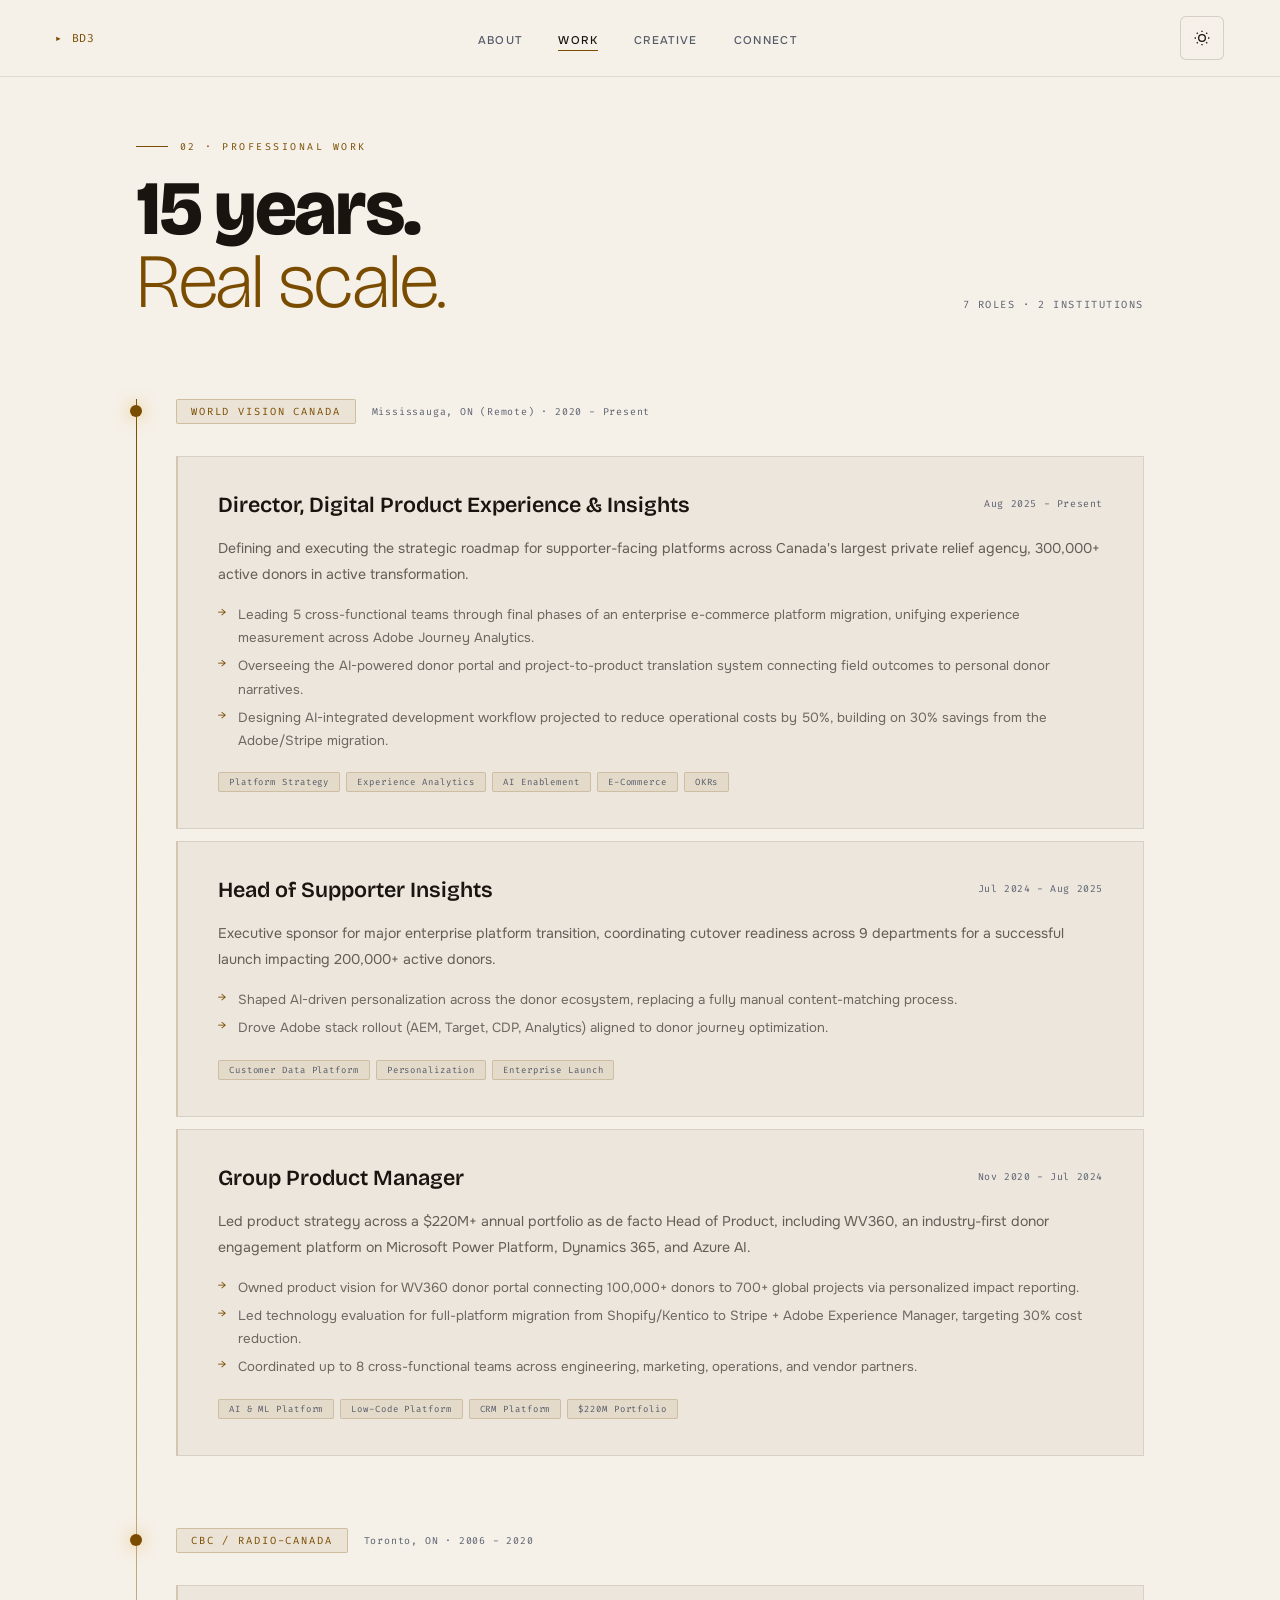
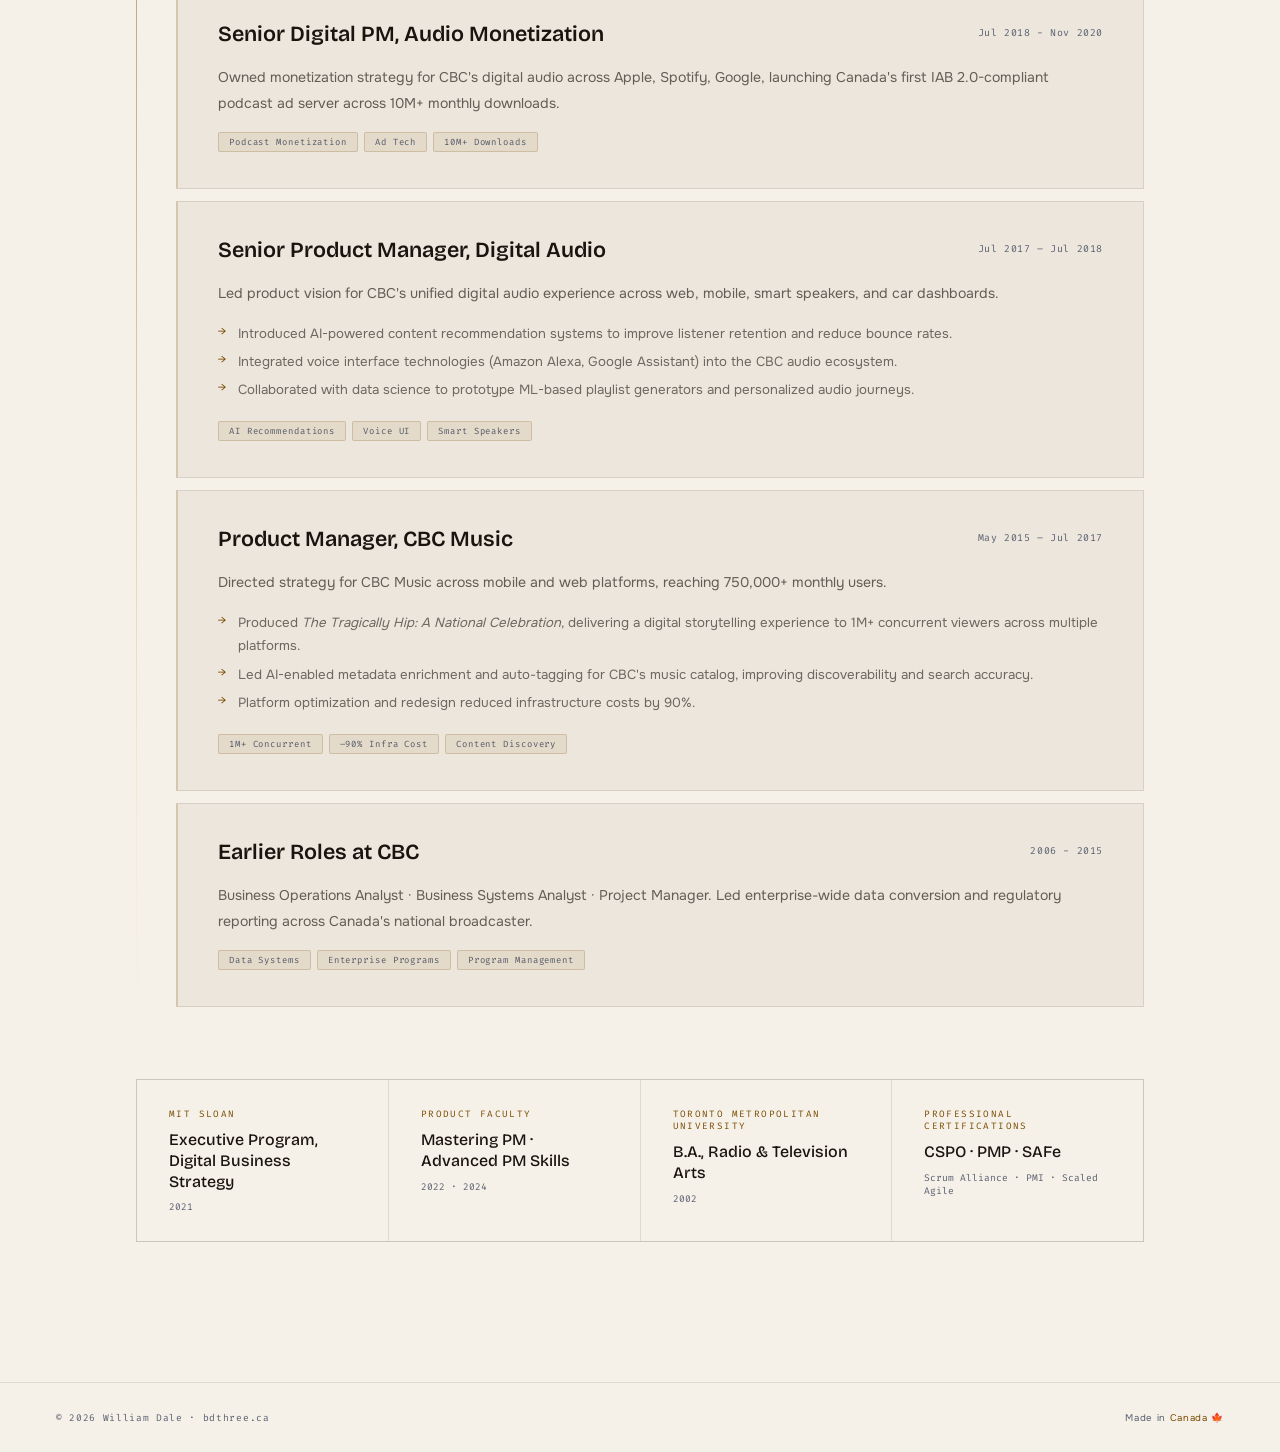
<file: work.html>
<!DOCTYPE html>
<html lang="en">
<head>
  <!-- Google tag (gtag.js) -->
  <script async src="https://www.googletagmanager.com/gtag/js?id=G-SNCECWC2B8"></script>
  <script>
    window.dataLayer = window.dataLayer || [];
    function gtag(){dataLayer.push(arguments);}
    gtag('js', new Date());
    gtag('config', 'G-SNCECWC2B8');
  </script>

  <meta charset="UTF-8"/>
  <meta name="viewport" content="width=device-width, initial-scale=1.0"/>
  <title>Work · William Dale · bdthree.ca</title>
  <meta name="description" content="15 years of product leadership at CBC and World Vision Canada. Real scale, real impact.">
  <meta name="robots" content="index,follow,max-image-preview:large"/>
  <meta name="theme-color" content="#03050d"/>

  <link rel="canonical" href="https://bdthree.ca/work.html"/>
  <link rel="icon" href="./favicon.svg" type="image/svg+xml">
  <link rel="icon" href="./favicon.svg" sizes="any">
  <link rel="apple-touch-icon" href="./favicon.svg">

  <meta property="og:type" content="website"/>
  <meta property="og:site_name" content="bdthree.ca"/>
  <meta property="og:title" content="Work · William Dale"/>
  <meta property="og:description" content="15 years of product leadership at CBC and World Vision Canada. Real scale, real impact."/>
  <meta property="og:url" content="https://bdthree.ca/work.html"/>
  <meta property="og:image" content="https://bdthree.ca/og.jpg"/>
  <meta property="og:image:alt" content="William Dale — bdthree.ca"/>

  <meta name="twitter:card" content="summary_large_image"/>
  <meta name="twitter:title" content="Work · William Dale"/>
  <meta name="twitter:description" content="15 years of product leadership at CBC and World Vision Canada. Real scale, real impact."/>
  <meta name="twitter:image" content="https://bdthree.ca/og.jpg"/>
  <meta name="twitter:site" content="@BDThree"/>
  <meta name="twitter:creator" content="@BDThree"/>

  <link rel="preconnect" href="https://fonts.googleapis.com">
  <link rel="preconnect" href="https://fonts.gstatic.com" crossorigin>
  <link href="https://fonts.googleapis.com/css2?family=Bricolage+Grotesque:opsz,wght@12..96,200..800&family=Onest:wght@300;400;500;600&family=Fira+Code:wght@300;400;500&display=swap" rel="stylesheet">
  <script>(function(){var s=localStorage.getItem('theme');var d=!window.matchMedia||window.matchMedia('(prefers-color-scheme: dark)').matches;document.documentElement.setAttribute('data-theme',s||(d?'dark':'light'));})();</script>
  <link rel="stylesheet" href="styles.css?v=8">
</head>
<body>

  <a class="skip-link" href="#main">Skip to content</a>

  <!-- NAV -->
  <nav id="nav">
    <a href="index.html" class="nav-logo">BD3</a>
    <ul class="nav-links">
      <li><a href="about.html">About</a></li>
      <li><a href="work.html" aria-current="page">Work</a></li>
      <li><a href="creative.html">Creative</a></li>
      <li><a href="connect.html">Connect</a></li>
    </ul>
    <div class="nav-right">
      <button class="theme-toggle" id="themeToggle" type="button" aria-label="Switch to light mode">
        <svg class="theme-icon theme-icon--moon" viewBox="0 0 24 24" width="16" height="16" aria-hidden="true" fill="currentColor"><path d="M21 12.79A9 9 0 1 1 11.21 3 7 7 0 0 0 21 12.79z"/></svg>
        <svg class="theme-icon theme-icon--sun" viewBox="0 0 24 24" width="16" height="16" aria-hidden="true" fill="none" stroke="currentColor" stroke-width="2"><circle cx="12" cy="12" r="5"/><line x1="12" y1="1" x2="12" y2="3"/><line x1="12" y1="21" x2="12" y2="23"/><line x1="4.22" y1="4.22" x2="5.64" y2="5.64"/><line x1="18.36" y1="18.36" x2="19.78" y2="19.78"/><line x1="1" y1="12" x2="3" y2="12"/><line x1="21" y1="12" x2="23" y2="12"/><line x1="4.22" y1="19.78" x2="5.64" y2="18.36"/><line x1="18.36" y1="5.64" x2="19.78" y2="4.22"/></svg>
      </button>
      <button class="nav-toggle" id="navToggle" type="button" aria-label="Open menu" aria-controls="mobileMenu" aria-expanded="false">
        <span class="nav-toggle-lines" aria-hidden="true">
          <span></span><span></span><span></span>
        </span>
      </button>
    </div>
  </nav>

  <!-- MOBILE MENU -->
  <div class="mobile-menu" id="mobileMenu" aria-hidden="true" role="dialog" aria-modal="true" aria-label="Mobile menu">
    <div class="mm-top">
      <div class="mm-title">Menu</div>
      <button class="nav-toggle" id="navToggleClose" type="button" aria-label="Close menu" aria-controls="mobileMenu" aria-expanded="true">
        <span class="nav-toggle-lines" aria-hidden="true">
          <span></span><span></span><span></span>
        </span>
      </button>
    </div>

    <ul class="mm-list">
      <li>
        <a href="about.html" data-close-menu>
          <span class="mm-left"><span class="mm-k">01</span><span class="mm-v">About</span></span>
          <span class="mm-arrow" aria-hidden="true">↘</span>
        </a>
      </li>
      <li>
        <a href="work.html" data-close-menu aria-current="page">
          <span class="mm-left"><span class="mm-k">02</span><span class="mm-v">Work</span></span>
          <span class="mm-arrow" aria-hidden="true">↘</span>
        </a>
      </li>
      <li>
        <a href="creative.html" data-close-menu>
          <span class="mm-left"><span class="mm-k">03</span><span class="mm-v">Creative</span></span>
          <span class="mm-arrow" aria-hidden="true">↘</span>
        </a>
      </li>
      <li>
        <a href="connect.html" data-close-menu>
          <span class="mm-left"><span class="mm-k">04</span><span class="mm-v">Connect</span></span>
          <span class="mm-arrow" aria-hidden="true">↘</span>
        </a>
      </li>
    </ul>

    <div class="mm-bottom">
      <span>Toronto, Canada</span>
      <a href="connect.html" data-close-menu>Available for conversation</a>
    </div>
  </div>

  <main id="main" tabindex="-1">

  <!-- ══ EXPERIENCE ══ -->
  <section id="experience">
    <div class="container">
      <div class="exp-header reveal">
        <div>
          <p class="section-kicker">02 · Professional Work</p>
          <h2 class="exp-headline">15 years.<br><em>Real scale.</em></h2>
        </div>
        <p class="exp-count">7 roles · 2 institutions</p>
      </div>

      <div class="timeline">

        <!-- World Vision Canada -->
        <div class="employer-group reveal">
          <div class="employer-label">
            <span class="employer-name-tag">World Vision Canada</span>
            <span class="employer-tenure">Mississauga, ON (Remote) · 2020 - Present</span>
          </div>

          <div class="role-card">
            <div class="role-card-header">
              <h3 class="role-title">Director, Digital Product Experience &amp; Insights</h3>
              <span class="role-period">Aug 2025 - Present</span>
            </div>
            <p class="role-desc">Defining and executing the strategic roadmap for supporter-facing platforms across Canada's largest private relief agency, 300,000+ active donors in active transformation.</p>
            <ul class="role-bullets">
              <li>Leading 5 cross-functional teams through final phases of an enterprise e-commerce platform migration, unifying experience measurement across Adobe Journey Analytics.</li>
              <li>Overseeing the AI-powered donor portal and project-to-product translation system connecting field outcomes to personal donor narratives.</li>
              <li>Designing AI-integrated development workflow projected to reduce operational costs by 50%, building on 30% savings from the Adobe/Stripe migration.</li>
            </ul>
            <div class="role-tags">
              <span class="role-tag">Platform Strategy</span>
              <span class="role-tag">Experience Analytics</span>
              <span class="role-tag">AI Enablement</span>
              <span class="role-tag">E-Commerce</span>
              <span class="role-tag">OKRs</span>
            </div>
          </div>

          <div class="role-card">
            <div class="role-card-header">
              <h3 class="role-title">Head of Supporter Insights</h3>
              <span class="role-period">Jul 2024 - Aug 2025</span>
            </div>
            <p class="role-desc">Executive sponsor for major enterprise platform transition, coordinating cutover readiness across 9 departments for a successful launch impacting 200,000+ active donors.</p>
            <ul class="role-bullets">
              <li>Shaped AI-driven personalization across the donor ecosystem, replacing a fully manual content-matching process.</li>
              <li>Drove Adobe stack rollout (AEM, Target, CDP, Analytics) aligned to donor journey optimization.</li>
            </ul>
            <div class="role-tags">
              <span class="role-tag">Customer Data Platform</span>
              <span class="role-tag">Personalization</span>
              <span class="role-tag">Enterprise Launch</span>
            </div>
          </div>

          <div class="role-card">
            <div class="role-card-header">
              <h3 class="role-title">Group Product Manager</h3>
              <span class="role-period">Nov 2020 - Jul 2024</span>
            </div>
            <p class="role-desc">Led product strategy across a $220M+ annual portfolio as de facto Head of Product, including WV360, an industry-first donor engagement platform on Microsoft Power Platform, Dynamics 365, and Azure AI.</p>
            <ul class="role-bullets">
              <li>Owned product vision for WV360 donor portal connecting 100,000+ donors to 700+ global projects via personalized impact reporting.</li>
              <li>Led technology evaluation for full-platform migration from Shopify/Kentico to Stripe + Adobe Experience Manager, targeting 30% cost reduction.</li>
              <li>Coordinated up to 8 cross-functional teams across engineering, marketing, operations, and vendor partners.</li>
            </ul>
            <div class="role-tags">
              <span class="role-tag">AI &amp; ML Platform</span>
              <span class="role-tag">Low-Code Platform</span>
              <span class="role-tag">CRM Platform</span>
              <span class="role-tag">$220M Portfolio</span>
            </div>
          </div>
        </div>

        <!-- CBC -->
        <div class="employer-group reveal d1">
          <div class="employer-label">
            <span class="employer-name-tag">CBC / Radio-Canada</span>
            <span class="employer-tenure">Toronto, ON · 2006 - 2020</span>
          </div>

          <div class="role-card">
            <div class="role-card-header">
              <h3 class="role-title">Senior Digital PM, Audio Monetization</h3>
              <span class="role-period">Jul 2018 - Nov 2020</span>
            </div>
            <p class="role-desc">Owned monetization strategy for CBC's digital audio across Apple, Spotify, Google, launching Canada's first IAB 2.0-compliant podcast ad server across 10M+ monthly downloads.</p>
            <div class="role-tags">
              <span class="role-tag">Podcast Monetization</span>
              <span class="role-tag">Ad Tech</span>
              <span class="role-tag">10M+ Downloads</span>
            </div>
          </div>

          <div class="role-card">
            <div class="role-card-header">
              <h3 class="role-title">Senior Product Manager, Digital Audio</h3>
              <span class="role-period">Jul 2017 – Jul 2018</span>
            </div>
            <p class="role-desc">Led product vision for CBC's unified digital audio experience across web, mobile, smart speakers, and car dashboards.</p>
            <ul class="role-bullets">
              <li>Introduced AI-powered content recommendation systems to improve listener retention and reduce bounce rates.</li>
              <li>Integrated voice interface technologies (Amazon Alexa, Google Assistant) into the CBC audio ecosystem.</li>
              <li>Collaborated with data science to prototype ML-based playlist generators and personalized audio journeys.</li>
            </ul>
            <div class="role-tags">
              <span class="role-tag">AI Recommendations</span>
              <span class="role-tag">Voice UI</span>
              <span class="role-tag">Smart Speakers</span>
            </div>
          </div>

          <div class="role-card">
            <div class="role-card-header">
              <h3 class="role-title">Product Manager, CBC Music</h3>
              <span class="role-period">May 2015 – Jul 2017</span>
            </div>
            <p class="role-desc">Directed strategy for CBC Music across mobile and web platforms, reaching 750,000+ monthly users.</p>
            <ul class="role-bullets">
              <li>Produced <em>The Tragically Hip: A National Celebration</em>, delivering a digital storytelling experience to 1M+ concurrent viewers across multiple platforms.</li>
              <li>Led AI-enabled metadata enrichment and auto-tagging for CBC's music catalog, improving discoverability and search accuracy.</li>
              <li>Platform optimization and redesign reduced infrastructure costs by 90%.</li>
            </ul>
            <div class="role-tags">
              <span class="role-tag">1M+ Concurrent</span>
              <span class="role-tag">–90% Infra Cost</span>
              <span class="role-tag">Content Discovery</span>
            </div>
          </div>

          <div class="role-card">
            <div class="role-card-header">
              <h3 class="role-title">Earlier Roles at CBC</h3>
              <span class="role-period">2006 - 2015</span>
            </div>
            <p class="role-desc">Business Operations Analyst · Business Systems Analyst · Project Manager. Led enterprise-wide data conversion and regulatory reporting across Canada's national broadcaster.</p>
            <div class="role-tags">
              <span class="role-tag">Data Systems</span>
              <span class="role-tag">Enterprise Programs</span>
              <span class="role-tag">Program Management</span>
            </div>
          </div>
        </div>

      </div><!-- /timeline -->

      <!-- Education -->
      <div class="edu-strip four-col reveal d2">
        <div class="edu-cell">
          <p class="edu-inst">MIT Sloan</p>
          <p class="edu-prog">Executive Program, Digital Business Strategy</p>
          <p class="edu-yr">2021</p>
        </div>
        <div class="edu-cell">
          <p class="edu-inst">Product Faculty</p>
          <p class="edu-prog">Mastering PM · Advanced PM Skills</p>
          <p class="edu-yr">2022 · 2024</p>
        </div>
        <div class="edu-cell">
          <p class="edu-inst">Toronto Metropolitan University</p>
          <p class="edu-prog">B.A., Radio &amp; Television Arts</p>
          <p class="edu-yr">2002</p>
        </div>
        <div class="edu-cell">
          <p class="edu-inst">Professional Certifications</p>
          <p class="edu-prog">CSPO · PMP · SAFe</p>
          <p class="edu-yr">Scrum Alliance · PMI · Scaled Agile</p>
        </div>
      </div>

    </div>
  </section>

  </main>

  <footer>
    <p class="footer-left">© 2026 William Dale · <span>bdthree.ca</span></p>
    <p class="footer-right">Made in <span>Canada 🍁</span></p>
  </footer>

  <script src="main.js?v=2"></script>
</body>
</html>
</file>
<file: styles.css>
*, *::before, *::after { box-sizing: border-box; margin: 0; padding: 0; }

    :root {
      --black:   #03050d;
      --black2:  #070a14;
      --navy:    #0a0d1a;
      --amber:   #e8a020;
      --amber2:  #ffc84a;
      --amber-dim: rgba(232,160,32,0.12);
      --amber-glow: rgba(232,160,32,0.06);
      --cream:   #f5ede0;
      --cream2:  #ede0cc;
      --ink:     #1a1410;
      --white:   #f8f4ed;
      --muted:   #5a6070;
      --muted2:  #8a8f9a;
      --rule:    rgba(248,244,237,0.07);
      --rule-warm: rgba(232,160,32,0.2);
    }

    html { scroll-behavior: smooth; }
    body {
      font-family: 'Onest', sans-serif;
      background: var(--black);
      color: var(--white);
      overflow-x: hidden;
    }

    /* ── Focus ───────────────────────────────────── */
    :focus-visible {
      outline: 2px solid var(--amber);
      outline-offset: 4px;
      border-radius: 2px;
    }

    /* ── Skip link (WCAG 2.4.1) ──────────────────── */
    .skip-link {
      position: absolute;
      top: 12px;
      left: 12px;
      z-index: 9999;
      padding: 12px 14px;
      border-radius: 8px;
      background: rgba(3,5,13,0.92);
      border: 1px solid var(--rule-warm);
      color: var(--white);
      text-decoration: none;
      transform: translateY(-160%);
      transition: transform 0.2s ease;
    }
    .skip-link:focus-visible { transform: translateY(0); }

    /* ── Nav ─────────────────────────────────────── */
    nav {
      position: fixed; top: 0; left: 0; right: 0; z-index: 200;
      display: flex; align-items: center; justify-content: space-between;
      padding: 28px 56px;
      transition: all 0.5s cubic-bezier(0.23,1,0.32,1);
    }
    nav.scrolled {
      background: rgba(3,5,13,0.92);
      backdrop-filter: blur(16px);
      padding: 16px 56px;
      border-bottom: 1px solid var(--rule);
    }
    .nav-logo {
      font-family: 'Fira Code', monospace;
      font-size: 0.72rem; letter-spacing: 0.06em;
      color: var(--amber); text-decoration: none;
      display: flex; align-items: center; gap: 10px;
    }
    .nav-logo::before {
      content: '▶';
      font-size: 0.5rem;
      animation: pulse-logo 2s infinite;
    }
    @keyframes pulse-logo {
      0%,100% { opacity: 1; } 50% { opacity: 0.3; }
    }
    .nav-links { display: flex; gap: 36px; list-style: none; }
    .nav-links a {
      font-size: 0.7rem; font-weight: 500; letter-spacing: 0.12em;
      text-transform: uppercase; color: var(--muted2);
      text-decoration: none; transition: color 0.25s;
      position: relative;
    }
    .nav-links a::after {
      content: ''; position: absolute; bottom: -4px; left: 0; right: 0;
      height: 1px; background: var(--amber);
      transform: scaleX(0); transform-origin: left;
      transition: transform 0.3s cubic-bezier(0.23,1,0.32,1);
    }
    .nav-links a:hover { color: var(--white); }
    .nav-links a:hover::after { transform: scaleX(1); }

    .nav-toggle {
      display: none;
      align-items: center;
      justify-content: center;
      width: 44px;
      height: 44px;
      border-radius: 6px;
      border: 1px solid var(--rule);
      background: rgba(3,5,13,0.35);
      backdrop-filter: blur(10px);
      color: var(--white);
      cursor: pointer;
      transition: background 0.25s, border-color 0.25s, transform 0.25s;
    }
    .nav-toggle:hover { background: rgba(232,160,32,0.08); border-color: var(--rule-warm); transform: translateY(-1px); }
    .nav-toggle-lines { position: relative; width: 18px; height: 12px; }
    .nav-toggle-lines span {
      position: absolute; left: 0; right: 0;
      height: 2px; border-radius: 2px;
      background: linear-gradient(90deg, var(--white), rgba(248,244,237,0.7));
      transition: transform 0.25s cubic-bezier(0.23,1,0.32,1), top 0.25s cubic-bezier(0.23,1,0.32,1), opacity 0.2s;
    }
    .nav-toggle-lines span:nth-child(1) { top: 0; }
    .nav-toggle-lines span:nth-child(2) { top: 5px; }
    .nav-toggle-lines span:nth-child(3) { top: 10px; }

    body.menu-open .nav-toggle-lines span:nth-child(1) { top: 5px; transform: rotate(45deg); }
    body.menu-open .nav-toggle-lines span:nth-child(2) { opacity: 0; }
    body.menu-open .nav-toggle-lines span:nth-child(3) { top: 5px; transform: rotate(-45deg); }

    .mobile-menu {
      position: fixed;
      inset: 0;
      z-index: 220;
      display: grid;
      grid-template-rows: auto 1fr auto;
      padding: 20px;
      background: rgba(3,5,13,0.92);
      backdrop-filter: blur(18px);
      opacity: 0;
      pointer-events: none;
      transition: opacity 0.25s ease;
    }
    body.menu-open .mobile-menu { opacity: 1; pointer-events: auto; }
    .mm-top {
      display: flex;
      align-items: center;
      justify-content: space-between;
      padding: 8px 4px 16px;
      border-bottom: 1px solid var(--rule);
    }
    .mm-title {
      font-family: 'Fira Code', monospace;
      font-size: 0.65rem;
      letter-spacing: 0.18em;
      text-transform: uppercase;
      color: var(--muted2);
    }
    .mm-list {
      list-style: none;
      margin: 18px 0 0;
      display: grid;
      gap: 10px;
    }
    .mm-list a {
      display: flex;
      align-items: center;
      justify-content: space-between;
      padding: 18px 16px;
      border-radius: 10px;
      border: 1px solid var(--rule);
      text-decoration: none;
      background: rgba(7,10,20,0.55);
      color: var(--white);
      transition: background 0.25s, border-color 0.25s, transform 0.25s;
    }
    .mm-list a:hover { background: rgba(232,160,32,0.08); border-color: var(--rule-warm); transform: translateY(-1px); }
    .mm-left {
      display: grid;
      gap: 6px;
    }
    .mm-k { font-family: 'Fira Code', monospace; font-size: 0.58rem; letter-spacing: 0.18em; text-transform: uppercase; color: var(--muted2); }
    .mm-v { font-family: 'Bricolage Grotesque', sans-serif; font-size: 1.25rem; letter-spacing: -0.02em; }
    .mm-arrow { color: var(--amber); font-size: 1.2rem; }
    .mm-bottom {
      padding-top: 14px;
      border-top: 1px solid var(--rule);
      font-family: 'Fira Code', monospace;
      font-size: 0.62rem;
      color: var(--muted);
      letter-spacing: 0.08em;
      display: flex;
      justify-content: space-between;
      align-items: center;
      gap: 12px;
    }
    .mm-bottom a { color: var(--amber2); text-decoration: none; }

    /* ── Container ───────────────────────────────── */
    .container { max-width: 1120px; margin: 0 auto; padding: 0 56px; }

    /* ════════════════════════════════════════════
       HERO
    ════════════════════════════════════════════ */
    #hero {
      min-height: 100svh;
      display: grid;
      grid-template-rows: 1fr auto;
      padding-top: 120px;
      padding-bottom: 0;
      background: var(--black);
      position: relative;
      overflow: hidden;
    }

    /* Scan-line animation */
    .hero-scanline {
      position: absolute;
      left: 0; right: 0;
      height: 1px;
      background: linear-gradient(90deg, transparent 0%, var(--amber) 30%, var(--amber2) 50%, var(--amber) 70%, transparent 100%);
      opacity: 0;
      pointer-events: none;
      z-index: 3;
      animation: scanline 6s 1.5s ease-in-out infinite;
    }
    @keyframes scanline {
      0%   { top: 0%;   opacity: 0; }
      5%   { opacity: 0.6; }
      95%  { opacity: 0.4; }
      100% { top: 100%; opacity: 0; }
    }

    /* Grid overlay */
    .hero-grid {
      position: absolute; inset: 0;
      background-image:
        linear-gradient(var(--rule) 1px, transparent 1px),
        linear-gradient(90deg, var(--rule) 1px, transparent 1px);
      background-size: 60px 60px;
      mask-image: radial-gradient(ellipse 80% 90% at 50% 50%, black 40%, transparent 100%);
      pointer-events: none; z-index: 1;
    }

    /* Giant background wordmark */
    .hero-bg-text {
      position: absolute;
      top: 50%; left: 50%;
      transform: translate(-50%, -50%);
      font-family: 'Bricolage Grotesque', sans-serif;
      font-size: clamp(18vw, 22vw, 26vw);
      font-weight: 900;
      line-height: 1;
      color: transparent;
      -webkit-text-stroke: 1px rgba(232,160,32,0.07);
      white-space: nowrap;
      pointer-events: none;
      z-index: 1;
      user-select: none;
      letter-spacing: -0.04em;
    }

    .hero-content {
      position: relative; z-index: 4;
      display: flex; flex-direction: column; justify-content: center;
      padding: 0 56px;
    }
    .hero-signal {
      display: flex; align-items: center; gap: 12px;
      margin-bottom: 32px;
      opacity: 0; animation: fade-up 0.7s 0.3s forwards;
    }
    .signal-dot {
      width: 8px; height: 8px; border-radius: 50%;
      background: var(--amber);
      box-shadow: 0 0 12px var(--amber), 0 0 24px rgba(232,160,32,0.4);
      animation: pulse-dot 2s infinite;
    }
    @keyframes pulse-dot {
      0%,100% { transform: scale(1); box-shadow: 0 0 12px var(--amber), 0 0 24px rgba(232,160,32,0.4); }
      50% { transform: scale(1.3); box-shadow: 0 0 20px var(--amber), 0 0 40px rgba(232,160,32,0.6); }
    }
    .signal-label {
      font-family: 'Fira Code', monospace;
      font-size: 0.65rem; letter-spacing: 0.2em;
      text-transform: uppercase; color: var(--amber);
    }

    .hero-name {
      font-family: 'Bricolage Grotesque', sans-serif;
      font-size: clamp(5rem, 12vw, 11rem);
      font-weight: 800;
      line-height: 0.9;
      letter-spacing: -0.04em;
      color: var(--white);
      margin-bottom: 10px;
      opacity: 0; animation: fade-up 1s 0.5s forwards;
    }
    .hero-name-line2 {
      color: var(--amber);
      display: block;
      font-weight: 300;
      letter-spacing: -0.02em;
    }

    .hero-role {
      font-family: 'Fira Code', monospace;
      font-size: clamp(0.7rem, 1.2vw, 0.9rem);
      letter-spacing: 0.15em;
      color: var(--muted2);
      margin-top: 24px; margin-bottom: 0;
      opacity: 0; animation: fade-up 0.7s 0.9s forwards;
      text-transform: uppercase;
    }
    .hero-role span { color: var(--amber); }

    /* Stats strip at bottom of hero */
    .hero-stats {
      position: relative; z-index: 4;
      display: grid;
      grid-template-columns: repeat(4, 1fr);
      border-top: 1px solid var(--rule);
      opacity: 0; animation: fade-in 0.8s 1.3s forwards;
    }
    .hero-stat {
      padding: 32px 56px;
      border-right: 1px solid var(--rule);
      position: relative; overflow: hidden;
      transition: background 0.3s;
    }
    .hero-stat:last-child { border-right: none; }
    .hero-stat::before {
      content: ''; position: absolute;
      top: 0; left: 0; right: 0; height: 2px;
      background: linear-gradient(90deg, var(--amber), transparent);
      transform: scaleX(0); transform-origin: left;
      transition: transform 0.4s cubic-bezier(0.23,1,0.32,1);
    }
    .hero-stat:hover { background: var(--amber-glow); }
    .hero-stat:hover::before { transform: scaleX(1); }
    .stat-number {
      font-family: 'Bricolage Grotesque', sans-serif;
      font-size: clamp(2rem, 3.5vw, 3rem);
      font-weight: 700;
      color: var(--amber2);
      line-height: 1;
      margin-bottom: 8px;
      display: flex; align-items: baseline; gap: 2px;
    }
    .stat-suffix { font-size: 0.55em; font-weight: 400; opacity: 0.7; }
    .stat-label {
      font-size: 0.65rem; letter-spacing: 0.12em;
      text-transform: uppercase; color: var(--muted2);
      line-height: 1.4;
    }

    @keyframes fade-up { from { opacity:0; transform:translateY(28px); } to { opacity:1; transform:translateY(0); } }
    @keyframes fade-in  { from { opacity:0; } to { opacity:1; } }

    /* ════════════════════════════════════════════
       SECTION SHARED
    ════════════════════════════════════════════ */
    .section-kicker {
      font-family: 'Fira Code', monospace;
      font-size: 0.62rem; letter-spacing: 0.25em;
      text-transform: uppercase; color: var(--amber);
      display: flex; align-items: center; gap: 12px;
      margin-bottom: 20px;
    }
    .section-kicker::before {
      content: ''; display: block;
      width: 32px; height: 1px; background: var(--amber);
    }

    /* ════════════════════════════════════════════
       ABOUT
    ════════════════════════════════════════════ */
    #about {
      padding: 140px 0 120px;
      background: var(--black2);
      position: relative;
      overflow: hidden;
    }
    /* Big background number */
    .bg-num {
      position: absolute;
      font-family: 'Bricolage Grotesque', sans-serif;
      font-size: clamp(20vw, 28vw, 38vw);
      font-weight: 900;
      color: transparent;
      -webkit-text-stroke: 1px rgba(248,244,237,0.03);
      right: -2vw; bottom: -4vw;
      line-height: 1;
      pointer-events: none;
      user-select: none;
      z-index: 0;
    }

    .about-layout {
      display: grid;
      grid-template-columns: 1fr 2fr;
      gap: 80px;
      align-items: start;
      position: relative; z-index: 1;
    }
    .about-headline {
      font-family: 'Bricolage Grotesque', sans-serif;
      font-size: clamp(2.4rem, 4.5vw, 4rem);
      font-weight: 800;
      line-height: 1.0;
      letter-spacing: -0.03em;
      color: var(--white);
      margin-bottom: 48px;
    }
    .about-headline em { font-style: normal; font-weight: 200; color: var(--amber); }

    .about-meta-list { display: flex; flex-direction: column; }
    .about-meta-row {
      display: flex; justify-content: space-between; align-items: baseline;
      padding: 14px 0; border-bottom: 1px solid var(--rule);
      gap: 16px;
    }
    .about-meta-row:first-child { border-top: 1px solid var(--rule); }
    .amr-key {
      font-family: 'Fira Code', monospace;
      font-size: 0.58rem; letter-spacing: 0.15em;
      text-transform: uppercase; color: var(--muted);
      flex-shrink: 0;
    }
    .amr-val { font-size: 0.8rem; color: var(--muted2); text-align: right; }
    .amr-val a { color: var(--amber); text-decoration: none; }
    .amr-val a:hover { text-decoration: underline; }

    .about-body p {
      font-family: 'Onest', sans-serif;
      font-size: 1.05rem; line-height: 1.95;
      color: rgba(248,244,237,0.65);
      margin-bottom: 24px;
    }
    .about-body p:first-child {
      font-family: 'Bricolage Grotesque', sans-serif;
      font-size: clamp(1.3rem, 2.2vw, 1.65rem);
      font-weight: 300;
      line-height: 1.5;
      letter-spacing: -0.01em;
      color: var(--white);
    }
    .about-body strong { color: var(--white); font-weight: 600; }
    .about-body em { color: var(--amber); font-style: normal; }

    /* ════════════════════════════════════════════
       TICKER
    ════════════════════════════════════════════ */
    .ticker-strip {
      border-top: 1px solid var(--rule);
      border-bottom: 1px solid var(--rule);
      background: var(--navy);
      padding: 18px 0;
      overflow: hidden;
      white-space: nowrap;
    }
    .ticker-inner {
      display: inline-flex; gap: 0;
      animation: ticker 28s linear infinite;
    }
    .ticker-inner:hover { animation-play-state: paused; }
    @keyframes ticker { from { transform: translateX(0); } to { transform: translateX(-50%); } }
    .ticker-item {
      font-family: 'Fira Code', monospace;
      font-size: 0.68rem; letter-spacing: 0.1em;
      text-transform: uppercase;
      color: var(--muted2);
      padding: 0 28px;
      display: inline-flex; align-items: center; gap: 28px;
    }
    .ticker-item::after {
      content: '✦';
      color: var(--amber);
      font-size: 0.5rem;
    }
    .ticker-item:hover { color: var(--amber); }

    /* ════════════════════════════════════════════
       EXPERIENCE
    ════════════════════════════════════════════ */
    #experience {
      padding: 140px 0;
      background: var(--black);
      position: relative;
      overflow: hidden;
    }
    .exp-header {
      display: flex; align-items: flex-end;
      justify-content: space-between;
      margin-bottom: 80px;
    }
    .exp-headline {
      font-family: 'Bricolage Grotesque', sans-serif;
      font-size: clamp(2.8rem, 6vw, 5.5rem);
      font-weight: 800;
      letter-spacing: -0.03em;
      line-height: 0.95;
      color: var(--white);
    }
    .exp-headline em { font-style: normal; font-weight: 200; color: var(--amber); display: block; }
    .exp-count {
      font-family: 'Fira Code', monospace;
      font-size: 0.65rem; letter-spacing: 0.15em;
      color: var(--muted);
      text-transform: uppercase;
      padding-bottom: 8px;
    }

    /* Timeline */
    .timeline {
      position: relative;
      padding-left: 40px;
    }
    .timeline::before {
      content: ''; position: absolute;
      left: 0; top: 0; bottom: 0;
      width: 1px;
      background: linear-gradient(to bottom, var(--amber), rgba(232,160,32,0.1) 90%, transparent);
    }

    .employer-group { margin-bottom: 72px; }
    .employer-group:last-child { margin-bottom: 0; }

    .employer-label {
      display: flex; align-items: center; gap: 16px;
      margin-bottom: 32px;
      position: relative;
    }
    .employer-label::before {
      content: ''; position: absolute;
      left: -46px; top: 50%;
      width: 12px; height: 12px; border-radius: 50%;
      background: var(--amber);
      box-shadow: 0 0 16px rgba(232,160,32,0.6);
      transform: translateY(-50%);
    }
    .employer-name-tag {
      font-family: 'Fira Code', monospace;
      font-size: 0.65rem; letter-spacing: 0.18em;
      text-transform: uppercase; color: var(--amber);
      border: 1px solid var(--rule-warm);
      padding: 5px 14px; border-radius: 2px;
      background: var(--amber-dim);
    }
    .employer-tenure {
      font-family: 'Fira Code', monospace;
      font-size: 0.62rem; color: var(--muted);
      letter-spacing: 0.08em;
    }

    .role-card {
      background: var(--black2);
      border: 1px solid var(--rule);
      border-left: 2px solid rgba(232,160,32,0.2);
      padding: 36px 40px;
      margin-bottom: 12px;
      position: relative;
      transition: border-left-color 0.3s, background 0.3s;
    }
    .role-card:hover {
      background: var(--navy);
      border-left-color: var(--amber);
    }
    .role-card-header {
      display: flex; justify-content: space-between;
      align-items: flex-start; gap: 24px;
      margin-bottom: 16px;
    }
    .role-title {
      font-family: 'Bricolage Grotesque', sans-serif;
      font-size: 1.35rem; font-weight: 600;
      color: var(--white); line-height: 1.2;
    }
    .role-period {
      font-family: 'Fira Code', monospace;
      font-size: 0.62rem; color: var(--muted);
      letter-spacing: 0.06em; white-space: nowrap;
      padding-top: 4px; flex-shrink: 0;
    }
    .role-desc {
      font-family: 'Onest', sans-serif;
      font-size: 0.88rem; line-height: 1.85;
      color: rgba(248,244,237,0.55);
      margin-bottom: 16px;
    }
    .role-bullets { list-style: none; margin-bottom: 20px; }
    .role-bullets li {
      font-family: 'Onest', sans-serif;
      font-size: 0.83rem; line-height: 1.75;
      color: rgba(248,244,237,0.5);
      padding-left: 20px; position: relative;
      margin-bottom: 5px;
    }
    .role-bullets li::before {
      content: '→'; position: absolute; left: 0;
      color: var(--amber); font-size: 0.72rem;
    }
    .role-tags { display: flex; flex-wrap: wrap; gap: 6px; }
    .role-tag {
      font-family: 'Fira Code', monospace;
      font-size: 0.56rem; letter-spacing: 0.1em;
      color: var(--muted2);
      border: 1px solid rgba(255,255,255,0.07);
      padding: 3px 10px; border-radius: 2px;
      transition: all 0.25s;
    }
    .role-card:hover .role-tag {
      border-color: var(--rule-warm);
      color: var(--amber);
    }

    /* Education row */
    .edu-strip {
      margin-top: 72px;
      display: grid; grid-template-columns: repeat(3,1fr);
      gap: 1px; background: var(--rule);
      border: 1px solid var(--rule);
    }
    .edu-cell {
      background: var(--black);
      padding: 28px 32px;
      transition: background 0.3s;
    }
    .edu-cell:hover { background: var(--navy); }
    .edu-inst {
      font-family: 'Fira Code', monospace;
      font-size: 0.58rem; letter-spacing: 0.15em;
      text-transform: uppercase; color: var(--amber);
      margin-bottom: 10px;
    }
    .edu-prog {
      font-family: 'Bricolage Grotesque', sans-serif;
      font-size: 1rem; font-weight: 500;
      color: var(--white); margin-bottom: 8px;
      line-height: 1.3;
    }
    .edu-yr {
      font-family: 'Fira Code', monospace;
      font-size: 0.6rem; color: var(--muted);
    }


    /* ════════════════════════════════════════════
       PARALLAX ALBUM ART
    ════════════════════════════════════════════ */
    .cr-parallax-wrap {
      position: relative;
      height: 70vh;
      min-height: 480px;
      max-height: 700px;
      overflow: hidden;
    }
    .cr-parallax-img {
      position: absolute;
      inset: -20% 0;
      background-size: cover;
      background-position: center 30%;
      background-repeat: no-repeat;
      will-change: transform;
      transition: transform 0.05s linear;
    }
    /* Gradient overlays: dark top (from experience section), rich amber mid, dark bottom into content */
    .cr-parallax-overlay {
      position: absolute;
      inset: 0;
      background:
        linear-gradient(to bottom,
          var(--cream) 0%,
          rgba(245,237,224,0) 18%,
          rgba(20,10,4,0.35) 50%,
          rgba(10,5,2,0.75) 80%,
          var(--cream) 100%
        );
      pointer-events: none;
    }
    .cr-parallax-content {
      position: absolute;
      bottom: 52px;
      left: 56px;
      z-index: 2;
    }
    .cr-parallax-eyebrow {
      font-family: 'Fira Code', monospace;
      font-size: 0.6rem;
      letter-spacing: 0.3em;
      text-transform: uppercase;
      color: var(--amber2);
      margin-bottom: 10px;
      text-shadow: 0 2px 12px rgba(0,0,0,0.6);
    }
    .cr-parallax-title {
      font-family: 'Bricolage Grotesque', sans-serif;
      font-size: clamp(2.8rem, 6vw, 5.5rem);
      font-weight: 800;
      letter-spacing: -0.03em;
      line-height: 0.95;
      color: #fff;
      text-shadow: 0 4px 32px rgba(0,0,0,0.7), 0 1px 4px rgba(0,0,0,0.9);
      margin-bottom: 12px;
    }
    .cr-parallax-sub {
      font-family: 'Fira Code', monospace;
      font-size: 0.72rem;
      letter-spacing: 0.15em;
      color: rgba(255,255,255,0.65);
      text-shadow: 0 2px 8px rgba(0,0,0,0.7);
    }

    /* Album art thumbnail floats beside card on wider screens */
    .cr-card-art {
      width: 64px;
      height: 64px;
      border-radius: 4px;
      object-fit: cover;
      flex-shrink: 0;
      box-shadow: 0 4px 16px rgba(26,20,16,0.2);
      margin-bottom: 16px;
    }

    @media (max-width: 600px) {
      .cr-parallax-wrap { height: 50vh; min-height: 320px; }
      .cr-parallax-content { bottom: 32px; left: 24px; }
      .cr-parallax-title { font-size: clamp(2rem, 10vw, 3rem); }
    }


    /* ── Album Art Parallax ─────────────────────── */
    .cr-parallax-wrap {
      position: relative;
      height: 70vh;
      min-height: 460px;
      max-height: 700px;
      overflow: hidden;
    }
    .cr-parallax-img {
      position: absolute;
      inset: 0;
      background-image: url('[data-uri]');
      background-size: cover;
      background-position: center center;
      background-attachment: fixed;
    }
    .cr-parallax-overlay {
      position: absolute; inset: 0;
      background: linear-gradient(
        to bottom,
        var(--cream) 0%,
        rgba(245,237,224,0.05) 18%,
        rgba(8,4,2,0.55) 60%,
        rgba(4,2,1,0.88) 85%,
        var(--cream) 100%
      );
      pointer-events: none;
    }
    .cr-parallax-content {
      position: absolute;
      bottom: 56px; left: 56px; right: 56px;
      z-index: 2;
    }
    .cr-parallax-eyebrow {
      font-family: 'Fira Code', monospace;
      font-size: 0.6rem; letter-spacing: 0.3em;
      text-transform: uppercase;
      color: var(--amber2); margin-bottom: 12px;
      text-shadow: 0 1px 8px rgba(0,0,0,0.9);
    }
    .cr-parallax-title {
      font-family: 'Bricolage Grotesque', sans-serif;
      font-size: clamp(3rem, 7vw, 6rem);
      font-weight: 800; letter-spacing: -0.03em;
      line-height: 0.92; color: #fff;
      text-shadow: 0 4px 40px rgba(0,0,0,0.8);
      margin-bottom: 14px;
    }
    .cr-parallax-sub {
      font-family: 'Fira Code', monospace;
      font-size: 0.72rem; letter-spacing: 0.15em;
      color: rgba(255,255,255,0.55);
      text-shadow: 0 1px 6px rgba(0,0,0,0.9);
    }
    .cr-card-art {
      width: 60px; height: 60px;
      border-radius: 4px; object-fit: cover;
      box-shadow: 0 4px 16px rgba(26,20,16,0.2);
      margin-bottom: 14px; display: block;
    }
    @media (max-width: 960px) {
      .cr-parallax-img { background-attachment: scroll; }
    }
    @media (max-width: 600px) {
      .cr-parallax-wrap { height: 55vh; min-height: 320px; }
      .cr-parallax-content { bottom: 28px; left: 20px; right: 20px; }
    }

    /* ════════════════════════════════════════════
       DIAGONAL CUT
    ════════════════════════════════════════════ */
    .diagonal-cut {
      height: 120px;
      background: var(--black);
      clip-path: polygon(0 0, 100% 0, 100% 40%, 0 100%);
      position: relative; z-index: 2;
    }
    .diagonal-cut-inv {
      height: 120px;
      background: var(--cream);
      clip-path: polygon(0 60%, 100% 0, 100% 100%, 0 100%);
      margin-top: -120px;
      position: relative; z-index: 1;
    }

    /* ════════════════════════════════════════════
       CREATIVE - FULL INVERSION
    ════════════════════════════════════════════ */
    #creative {
      background: var(--cream);
      padding: 0 0 120px;
      position: relative;
      overflow: hidden;
    }
    .cr-intro-wrap { padding-top: 140px; padding-bottom: 56px; }
    #creative .container { padding-top: 64px; }

    /* Ink-wash background accent */
    .cr-ink {
      position: absolute;
      width: 700px; height: 700px; border-radius: 50%;
      background: radial-gradient(circle, rgba(26,20,16,0.06) 0%, transparent 65%);
      top: -100px; right: -150px;
      pointer-events: none;
    }

    .cr-header {
      display: flex; align-items: flex-end;
      justify-content: space-between;
      margin-bottom: 64px;
      gap: 32px;
    }
    .cr-headline {
      font-family: 'Bricolage Grotesque', sans-serif;
      font-size: clamp(2.8rem, 6vw, 5.5rem);
      font-weight: 800;
      letter-spacing: -0.03em;
      line-height: 0.95;
      color: var(--ink);
    }
    .cr-headline em { font-style: normal; font-weight: 200; color: #b06810; display: block; }
    .cr-kicker {
      font-family: 'Fira Code', monospace;
      font-size: 0.62rem; letter-spacing: 0.25em;
      text-transform: uppercase; color: #b06810;
      display: flex; align-items: center; gap: 10px;
      padding-bottom: 8px;
    }
    .cr-kicker::before { content: ''; display: block; width: 28px; height: 1px; background: #b06810; }

    .cr-intro-text {
      font-family: 'Onest', sans-serif;
      font-size: 1rem; line-height: 1.9;
      color: rgba(26,20,16,0.65);
      max-width: 680px; margin-bottom: 52px;
    }
    .cr-intro-text strong { color: var(--ink); }

    /* Platforms */
    .platforms { display: flex; flex-wrap: wrap; gap: 10px; margin-bottom: 56px; }
    .platform-badge {
      display: flex; align-items: center; gap: 8px;
      padding: 9px 18px;
      border: 1.5px solid rgba(26,20,16,0.15);
      border-radius: 3px;
      font-family: 'Fira Code', monospace;
      font-size: 0.62rem; letter-spacing: 0.1em;
      text-transform: uppercase; color: rgba(26,20,16,0.55);
      text-decoration: none;
      transition: all 0.25s; background: transparent;
    }
    .platform-badge:hover {
      border-color: #b06810;
      color: #b06810;
      background: rgba(176,104,16,0.06);
    }
    .platform-badge svg { width: 13px; height: 13px; fill: currentColor; }

    /* Creative cards - on light background */
    .cr-grid {
      display: grid; grid-template-columns: repeat(3,1fr);
      gap: 16px; margin-bottom: 48px;
    }
    .cr-card {
      border: 1.5px solid rgba(26,20,16,0.1);
      padding: 36px 28px;
      position: relative; overflow: hidden;
      transition: all 0.3s; background: var(--cream2);
    }
    .cr-card:hover {
      border-color: #b06810;
      background: #f0e4d0;
      transform: translateY(-3px);
      box-shadow: 0 12px 40px rgba(26,20,16,0.1);
    }
    .cr-card-num {
      font-family: 'Fira Code', monospace;
      font-size: 0.58rem; color: rgba(26,20,16,0.3);
      margin-bottom: 20px; letter-spacing: 0.1em;
    }
    .cr-card-title {
      font-family: 'Bricolage Grotesque', sans-serif;
      font-size: 1.2rem; font-weight: 600;
      color: var(--ink); margin-bottom: 12px; line-height: 1.25;
    }
    .cr-card-body {
      font-family: 'Onest', sans-serif;
      font-size: 0.8rem; line-height: 1.8;
      color: rgba(26,20,16,0.55); margin-bottom: 20px;
    }
    .cr-tools { display: flex; flex-wrap: wrap; gap: 5px; }
    .cr-tool {
      font-family: 'Fira Code', monospace;
      font-size: 0.54rem; letter-spacing: 0.07em;
      color: #b06810;
      border: 1px solid rgba(176,104,16,0.3);
      padding: 3px 9px; border-radius: 2px;
    }

    /* AI banner on light bg */
    .ai-banner {
      border: 1.5px solid rgba(26,20,16,0.1);
      background: rgba(26,20,16,0.03);
      padding: 28px 36px;
      display: flex; align-items: center;
      gap: 36px; flex-wrap: wrap;
    }
    .ai-label {
      font-family: 'Fira Code', monospace;
      font-size: 0.58rem; letter-spacing: 0.22em;
      text-transform: uppercase; color: #b06810;
      min-width: 100px;
    }
    .ai-items { display: flex; flex-wrap: wrap; gap: 18px; flex: 1; }
    .ai-item {
      font-size: 0.75rem; color: rgba(26,20,16,0.5);
      display: flex; align-items: center; gap: 6px;
    }
    .ai-item::before { content: '·'; color: #b06810; font-size: 0.6rem; }

    /* ════════════════════════════════════════════
       DIAGONAL BACK TO DARK
    ════════════════════════════════════════════ */
    .diagonal-back {
      height: 100px;
      background: var(--cream);
      clip-path: polygon(0 0, 100% 0, 100% 100%, 0 40%);
    }
    .diagonal-back-fill {
      height: 100px;
      background: var(--black);
      margin-top: -100px;
      clip-path: polygon(0 60%, 100% 0, 100% 100%, 0 100%);
    }

    /* ════════════════════════════════════════════
       CONNECT
    ════════════════════════════════════════════ */
    #contact {
      padding: 120px 0 140px;
      background: var(--black);
      position: relative; overflow: hidden;
    }
    .contact-bg-text {
      position: absolute;
      font-family: 'Bricolage Grotesque', sans-serif;
      font-size: clamp(16vw, 22vw, 30vw);
      font-weight: 900;
      color: transparent;
      -webkit-text-stroke: 1px rgba(248,244,237,0.025);
      bottom: -4vw; right: -2vw;
      line-height: 1; pointer-events: none; user-select: none;
      letter-spacing: -0.04em;
    }

    .contact-layout {
      display: grid; grid-template-columns: 1fr 1fr;
      gap: 80px; align-items: end;
      position: relative; z-index: 1;
    }
    .contact-headline {
      font-family: 'Bricolage Grotesque', sans-serif;
      font-size: clamp(3rem, 6vw, 5.5rem);
      font-weight: 800; letter-spacing: -0.03em;
      line-height: 0.95; color: var(--white);
      margin-bottom: 24px;
    }
    .contact-headline em { font-style: normal; font-weight: 200; color: var(--amber); }
    .contact-sub {
      font-family: 'Onest', sans-serif;
      font-size: 0.9rem; line-height: 1.85;
      color: rgba(248,244,237,0.45);
      max-width: 380px;
    }

    .contact-links { display: flex; flex-direction: column; gap: 1px; background: var(--rule); border: 1px solid var(--rule); }
    .contact-link {
      display: flex; align-items: center; justify-content: space-between;
      padding: 22px 28px; background: var(--black);
      text-decoration: none; transition: all 0.3s;
    }
    .contact-link:hover { background: var(--amber-dim); }
    .cl-key {
      font-family: 'Fira Code', monospace;
      font-size: 0.54rem; letter-spacing: 0.18em;
      text-transform: uppercase; color: var(--muted);
      margin-bottom: 5px;
    }
    .cl-val { font-size: 0.88rem; color: var(--white); transition: color 0.25s; }
    .cl-val a { color: inherit; text-decoration: none; }
    .cl-val a:hover { color: var(--amber); }
    .contact-link:hover .cl-val { color: var(--amber); }
    .cl-arrow {
      font-size: 1.2rem; color: var(--muted);
      transition: all 0.3s; line-height: 1;
    }
    .contact-link:hover .cl-arrow { color: var(--amber); transform: translate(5px, -5px); }

    /* ── Footer ──────────────────────────────────── */
    footer {
      padding: 28px 56px;
      border-top: 1px solid var(--rule);
      background: var(--black);
      display: flex; justify-content: space-between; align-items: center;
    }
    .footer-left {
      font-family: 'Fira Code', monospace;
      font-size: 0.6rem; color: var(--muted);
      letter-spacing: 0.07em;
    }
    .footer-right { font-size: 0.6rem; color: var(--muted); letter-spacing: 0.07em; }
    .footer-right span { color: var(--amber); }

    /* ── Scroll Reveal ───────────────────────────── */
    .reveal { transition: opacity 0.9s cubic-bezier(0.23,1,0.32,1), transform 0.9s cubic-bezier(0.23,1,0.32,1); }
    .reveal.js-ready { opacity: 0; transform: translateY(28px); }
    .reveal.in { opacity: 1 !important; transform: translateY(0) !important; }
    .d1 { transition-delay: 0.1s; }
    .d2 { transition-delay: 0.22s; }
    .d3 { transition-delay: 0.36s; }
    .d4 { transition-delay: 0.52s; }

    /* ════════════════════════════════════════════
       RESPONSIVE
    ════════════════════════════════════════════ */
    @media (max-width: 960px) {
      nav { padding: 22px 32px; }
      nav.scrolled { padding: 14px 32px; }
      .nav-links { display: none; }
      .nav-toggle { display: inline-flex; }
      .container { padding: 0 32px; }
      .hero-content { padding: 0 32px; }
      .hero-stats { grid-template-columns: repeat(2,1fr); }
      .hero-stat { padding: 24px 32px; }
      #about, #experience, #contact { padding: 96px 0; }
      .about-layout { grid-template-columns: 1fr; gap: 48px; }
      .exp-header { flex-direction: column; align-items: flex-start; gap: 12px; }
      .cr-grid { grid-template-columns: 1fr 1fr; }
      .cr-header { flex-direction: column; align-items: flex-start; gap: 16px; }
      .contact-layout { grid-template-columns: 1fr; gap: 52px; }
      .edu-strip { grid-template-columns: 1fr 1fr; }
      footer { padding: 24px 32px; }
    }

    @media (max-width: 600px) {
      nav { padding: 18px 20px; }
      .container { padding: 0 20px; }
      .hero-content { padding: 0 20px; }
      #hero { padding-top: 100px; }
      .hero-name { font-size: clamp(3.5rem, 15vw, 5.5rem); }
      .hero-stats {
        grid-template-columns: 1fr 1fr;
        border-top: 1px solid var(--rule);
      }
      .hero-stat { padding: 20px 20px; border-right: none; border-bottom: 1px solid var(--rule); }
      .hero-stat:nth-child(odd) { border-right: 1px solid var(--rule); }
      .hero-stat:nth-last-child(-n+2) { border-bottom: none; }
      .stat-number { font-size: 2rem; }
      #about, #experience, #contact { padding: 72px 0; }
      .about-headline { font-size: clamp(2rem, 9vw, 3rem); }
      .exp-headline, .cr-headline, .contact-headline { font-size: clamp(2.4rem, 11vw, 3.5rem); }
      .timeline { padding-left: 24px; }
      .employer-label::before { left: -30px; width: 9px; height: 9px; }
      .role-card { padding: 24px 20px; }
      .role-card-header { flex-direction: column; gap: 6px; }
      .cr-grid { grid-template-columns: 1fr; }
      .edu-strip { grid-template-columns: 1fr; }
      .ai-banner { flex-direction: column; align-items: flex-start; padding: 20px; }
      footer { flex-direction: column; gap: 8px; text-align: center; padding: 20px; }
      .diagonal-cut, .diagonal-cut-inv,
      .diagonal-back, .diagonal-back-fill { height: 60px; }
      .diagonal-cut-inv { margin-top: -60px; }
      .diagonal-back-fill { margin-top: -60px; }
      #creative .container { padding-top: 48px; }
      .cr-intro-wrap { padding-top: 96px; padding-bottom: 40px; }
    }

    /* ── Reduced Motion ──────────────────────────── */
    @media (prefers-reduced-motion: reduce) {
      *, *::before, *::after {
        animation-duration: 0.01ms !important;
        animation-iteration-count: 1 !important;
        transition-duration: 0.01ms !important;
      }
      .reveal, .reveal.js-ready { opacity: 1 !important; transform: none !important; }
      #crParallax { transform: none !important; }
      .cr-slide, .cr-slide.cr-slide--active { animation: none !important; transform: none !important; }
      .hero-name, .hero-signal, .hero-role,
      .hero-stats { opacity: 1 !important; animation: none !important; }
      .ticker-inner { animation: none !important; }
    }

    /* ── Parallax Album Banner ───────────────────── */
    .cr-parallax-wrap {
      position: relative;
      height: 68vh;
      min-height: 460px;
      max-height: 680px;
      overflow: hidden;
    }
    .cr-parallax-img {
      position: absolute;
      top: -25%;
      left: 0; right: 0;
      bottom: -25%;
      background-size: cover;
      background-position: center 30%;
      background-repeat: no-repeat;
      will-change: transform;
    }
    .cr-parallax-overlay {
      position: absolute; inset: 0;
      background: linear-gradient(
        to bottom,
        var(--cream) 0%,
        rgba(245,237,224,0) 15%,
        rgba(10,5,2,0.45) 55%,
        rgba(6,3,1,0.82) 85%,
        var(--cream) 100%
      );
      pointer-events: none;
    }
    .cr-parallax-content {
      position: absolute;
      bottom: 56px; left: 56px;
      z-index: 2;
    }
    .cr-parallax-eyebrow {
      font-family: 'Fira Code', monospace;
      font-size: 0.6rem; letter-spacing: 0.3em;
      text-transform: uppercase;
      color: var(--amber2); margin-bottom: 10px;
      text-shadow: 0 2px 12px rgba(0,0,0,0.8);
    }
    .cr-parallax-title {
      font-family: 'Bricolage Grotesque', sans-serif;
      font-size: clamp(2.8rem, 6vw, 5.5rem);
      font-weight: 800; letter-spacing: -0.03em;
      line-height: 0.95; color: #fff;
      text-shadow: 0 4px 32px rgba(0,0,0,0.8), 0 1px 4px rgba(0,0,0,0.9);
      margin-bottom: 12px;
    }
    .cr-parallax-sub {
      font-family: 'Fira Code', monospace;
      font-size: 0.72rem; letter-spacing: 0.15em;
      color: rgba(255,255,255,0.6);
      text-shadow: 0 2px 8px rgba(0,0,0,0.8);
    }
    .cr-card-art {
      width: 60px; height: 60px;
      border-radius: 4px; object-fit: cover;
      box-shadow: 0 4px 16px rgba(26,20,16,0.2);
      margin-bottom: 14px; display: block;
    }

    /* ── Rotating parallax slides ────────────────── */
    .cr-slide {
      position: absolute;
      top: -20%; left: 0; right: 0; bottom: -20%;
      background-size: cover;
      background-position: center 40%;
      background-repeat: no-repeat;
      opacity: 0;
      transition: opacity 1s ease-in-out;
      will-change: opacity, transform;
    }
    .cr-slide.cr-slide--active {
      opacity: 1;
      animation: cr-kenburns 6s ease-out forwards;
    }
    @keyframes cr-kenburns {
      from { transform: scale(1.06) translate(1.5%, 0.5%); }
      to   { transform: scale(1.0)  translate(0, 0); }
    }

    /* ── Dot indicators ──────────────────────────── */
    .cr-dots {
      position: absolute;
      bottom: 20px; right: 56px;
      z-index: 3;
      display: flex; gap: 8px; align-items: center;
    }
    .cr-dot {
      width: 8px; height: 8px;
      border-radius: 50%;
      border: none;
      background: rgba(255,255,255,0.35);
      cursor: pointer;
      padding: 0;
      transition: background 0.3s, transform 0.3s;
    }
    .cr-dot.cr-dot--active {
      background: var(--amber2);
      transform: scale(1.3);
    }

    /* ── Release cards (albums & singles) ────────── */
    .releases-section { margin-top: 72px; }
    .releases-heading {
      font-family: 'Fira Code', monospace;
      font-size: 0.65rem; letter-spacing: 0.25em;
      text-transform: uppercase;
      color: var(--muted); margin-bottom: 28px;
      border-bottom: 1px solid var(--rule);
      padding-bottom: 12px;
    }
    .albums-grid {
      display: grid;
      grid-template-columns: repeat(3, 1fr);
      gap: 24px;
    }
    .singles-grid {
      display: grid;
      grid-template-columns: repeat(2, 1fr);
      gap: 24px;
    }
    .release-card {
      background: var(--black2);
      border: 1px solid var(--rule);
      border-radius: 6px;
      padding: 20px;
      display: flex; flex-direction: column;
      transition: border-color 0.25s, transform 0.25s;
    }
    .release-card:hover {
      border-color: var(--amber2);
      transform: translateY(-3px);
    }
    .release-art {
      width: 100%; aspect-ratio: 1;
      object-fit: cover;
      border-radius: 4px;
      margin-bottom: 16px;
      display: block;
    }
    .release-type-badge {
      display: inline-block;
      font-family: 'Fira Code', monospace;
      font-size: 0.58rem; letter-spacing: 0.18em;
      text-transform: uppercase;
      border-radius: 2px;
      padding: 3px 8px;
      margin-bottom: 10px;
      align-self: flex-start;
    }
    .release-type-badge--album {
      background: rgba(232,160,32,0.15);
      color: var(--amber2);
      border: 1px solid rgba(232,160,32,0.3);
    }
    .release-type-badge--single {
      background: rgba(139,198,191,0.12);
      color: #8bc6bf;
      border: 1px solid rgba(139,198,191,0.25);
    }
    .release-title {
      font-family: 'Bricolage Grotesque', sans-serif;
      font-size: 1.1rem; font-weight: 700;
      color: var(--white); margin-bottom: 4px;
      letter-spacing: -0.02em;
    }
    .release-meta {
      font-family: 'Fira Code', monospace;
      font-size: 0.65rem; color: var(--muted);
      letter-spacing: 0.05em;
      margin-bottom: 16px;
      flex: 1;
    }
    .release-links {
      display: flex; flex-wrap: wrap; gap: 8px;
      margin-top: auto;
    }
    .release-link {
      font-family: 'Fira Code', monospace;
      font-size: 0.62rem; letter-spacing: 0.06em;
      color: var(--amber2);
      text-decoration: none;
      border: 1px solid rgba(232,160,32,0.3);
      border-radius: 2px;
      padding: 4px 10px;
      transition: background 0.2s, color 0.2s;
    }
    .release-link:hover {
      background: var(--amber2);
      color: var(--black);
    }

    @media (max-width: 960px) {
      .albums-grid { grid-template-columns: repeat(2, 1fr); }
    }
    @media (max-width: 600px) {
      .cr-parallax-wrap { height: 52vh; min-height: 300px; }
      .cr-parallax-content { bottom: 28px; left: 20px; }
      .cr-parallax-title { font-size: clamp(2rem, 10vw, 2.8rem); }
      .cr-dots { right: 20px; }
      .albums-grid { grid-template-columns: 1fr; }
      .singles-grid { grid-template-columns: 1fr; }
    }

    /* ── Nav logo home clarity ───────────────────── */
    .nav-logo-home {
      font-family: 'Fira Code', monospace;
      font-size: 0.48rem;
      letter-spacing: 0.2em;
      text-transform: uppercase;
      color: var(--muted);
      display: block;
      margin-top: 2px;
      transition: color 0.25s;
    }
    .nav-logo:hover .nav-logo-home { color: var(--amber); }

    /* ── Home nav cards ──────────────────────────── */
    .home-nav {
      background: var(--black2);
      border-top: 1px solid var(--rule);
      padding: 80px 0 100px;
    }
    .home-nav-grid {
      display: grid;
      grid-template-columns: repeat(4, 1fr);
      gap: 16px;
    }
    .home-nav-card {
      display: flex;
      flex-direction: column;
      padding: 32px 28px;
      border: 1px solid var(--rule);
      border-radius: 4px;
      background: rgba(7,10,20,0.5);
      text-decoration: none;
      color: var(--white);
      position: relative;
      overflow: hidden;
      transition: background 0.3s, border-color 0.3s, transform 0.3s cubic-bezier(0.23,1,0.32,1);
    }
    .home-nav-card::before {
      content: '';
      position: absolute;
      top: 0; left: 0; right: 0;
      height: 2px;
      background: linear-gradient(90deg, var(--amber), transparent);
      transform: scaleX(0);
      transform-origin: left;
      transition: transform 0.4s cubic-bezier(0.23,1,0.32,1);
    }
    .home-nav-card:hover {
      background: rgba(232,160,32,0.06);
      border-color: var(--rule-warm);
      transform: translateY(-3px);
    }
    .home-nav-card:hover::before { transform: scaleX(1); }
    .hnc-num {
      display: block;
      font-family: 'Fira Code', monospace;
      font-size: 0.58rem;
      letter-spacing: 0.2em;
      text-transform: uppercase;
      color: var(--amber);
      margin-bottom: 16px;
    }
    .hnc-title {
      display: block;
      font-family: 'Bricolage Grotesque', sans-serif;
      font-size: 1.6rem;
      font-weight: 700;
      letter-spacing: -0.02em;
      line-height: 1;
      margin-bottom: 10px;
    }
    .hnc-desc {
      display: block;
      font-family: 'Onest', sans-serif;
      font-size: 0.78rem;
      line-height: 1.55;
      color: rgba(248,244,237,0.5);
      flex: 1;
    }
    .hnc-arrow {
      display: block;
      color: var(--amber);
      font-size: 1.3rem;
      margin-top: 24px;
      align-self: flex-end;
      transition: transform 0.25s cubic-bezier(0.23,1,0.32,1);
    }
    .home-nav-card:hover .hnc-arrow { transform: translate(3px, -3px); }
    @media (max-width: 960px) {
      .home-nav-grid { grid-template-columns: 1fr 1fr; }
      .home-nav { padding: 60px 0 80px; }
    }
    @media (max-width: 600px) {
      .home-nav-grid { grid-template-columns: 1fr; }
      .home-nav { padding: 48px 0 64px; }
      .home-nav-card { padding: 24px 20px; }
    }

    /* ── edu-strip 4-col ─────────────────────────── */
    .edu-strip.four-col { grid-template-columns: repeat(4, 1fr); }
    @media (max-width: 960px) {
      .edu-strip.four-col { grid-template-columns: 1fr 1fr; }
    }
    @media (max-width: 600px) {
      .edu-strip.four-col { grid-template-columns: 1fr; }
    }

    /* ── Active page nav indicator ───────────────── */
    .nav-links a[aria-current="page"] {
      color: var(--white);
    }
    .nav-links a[aria-current="page"]::after {
      transform: scaleX(1);
    }
    .mm-list a[aria-current="page"] {
      background: rgba(232,160,32,0.08);
      border-color: var(--rule-warm);
    }

    /* ── Inner-page section top spacing ─────────── */
    #about, #experience, #contact {
      padding-top: 140px;
    }
    #creative {
      padding-top: 0;
    }
    @media (max-width: 960px) {
      #about, #experience, #contact { padding-top: 96px; }
    }
    @media (max-width: 600px) {
      #about, #experience, #contact { padding-top: 80px; }
    }

    /* ── Email link on About page ────────────── */
    .amr-val a { color: var(--amber); text-decoration: none; }
    .amr-val a:hover { text-decoration: underline; }

    /* ── Nav right wrapper (theme toggle + hamburger) */
    .nav-right {
      display: flex;
      align-items: center;
      gap: 8px;
    }

    /* ── Theme toggle button ─────────────────── */
    .theme-toggle {
      display: flex;
      align-items: center;
      justify-content: center;
      width: 44px;
      height: 44px;
      border-radius: 6px;
      border: 1px solid var(--rule);
      background: rgba(3,5,13,0.35);
      backdrop-filter: blur(10px);
      color: var(--white);
      cursor: pointer;
      transition: background 0.25s, border-color 0.25s;
    }
    .theme-toggle:hover { background: rgba(232,160,32,0.08); border-color: var(--rule-warm); }
    .theme-icon { display: none; }
    [data-theme="dark"] .theme-icon--moon,
    html:not([data-theme]) .theme-icon--moon { display: block; }
    [data-theme="light"] .theme-icon--sun { display: block; }

    /* ── Light mode: CSS variable overrides ───── */
    [data-theme="light"] {
      --black:      #f5f0e8;
      --black2:     #ece6dc;
      --navy:       #e0d8cc;
      --white:      #1a1410;
      --muted:      #5a6070;
      --muted2:     #555a68;
      --rule:       rgba(26,20,16,0.1);
      --rule-warm:  rgba(122,76,0,0.25);
      --amber:      #7a4c00;
      --amber2:     #905400;
      --amber-dim:  rgba(122,76,0,0.08);
      --amber-glow: rgba(122,76,0,0.04);
      --cream:      #e8e0d4;
      --cream2:     #d8d0c4;
      --ink:        #1a1410;
    }

    /* ── Light mode: hardcoded colour overrides ─ */
    [data-theme="light"] nav.scrolled {
      background: rgba(245,240,232,0.95);
    }
    [data-theme="light"] .nav-toggle,
    [data-theme="light"] .theme-toggle {
      background: rgba(245,240,232,0.35);
      border-color: rgba(26,20,16,0.15);
    }
    [data-theme="light"] .nav-toggle-lines span {
      background: linear-gradient(90deg, var(--white), rgba(26,20,16,0.65));
    }
    [data-theme="light"] .mobile-menu {
      background: rgba(245,240,232,0.97);
    }
    [data-theme="light"] .mm-list a {
      background: rgba(26,20,16,0.04);
    }
    [data-theme="light"] .skip-link {
      background: rgba(245,240,232,0.97);
      border-color: rgba(26,20,16,0.15);
    }
    [data-theme="light"] .hero-bg-text {
      -webkit-text-stroke: 1px rgba(122,76,0,0.06);
    }
    [data-theme="light"] .bg-num {
      -webkit-text-stroke: 1px rgba(26,20,16,0.03);
    }
    [data-theme="light"] .contact-bg-text {
      -webkit-text-stroke: 1px rgba(122,76,0,0.05);
    }
    [data-theme="light"] .home-nav-card {
      background: rgba(26,20,16,0.04);
    }
    [data-theme="light"] .home-nav-card:hover {
      background: rgba(122,76,0,0.06);
    }
    [data-theme="light"] .hnc-desc {
      color: rgba(26,20,16,0.55);
    }
    [data-theme="light"] .role-card {
      border-left-color: rgba(122,76,0,0.2);
    }
    [data-theme="light"] .role-desc {
      color: rgba(26,20,16,0.65);
    }
    [data-theme="light"] .role-bullets li {
      color: rgba(26,20,16,0.6);
    }
    [data-theme="light"] .role-tag {
      background: rgba(122,76,0,0.08);
      border-color: rgba(122,76,0,0.2);
    }
</file>
